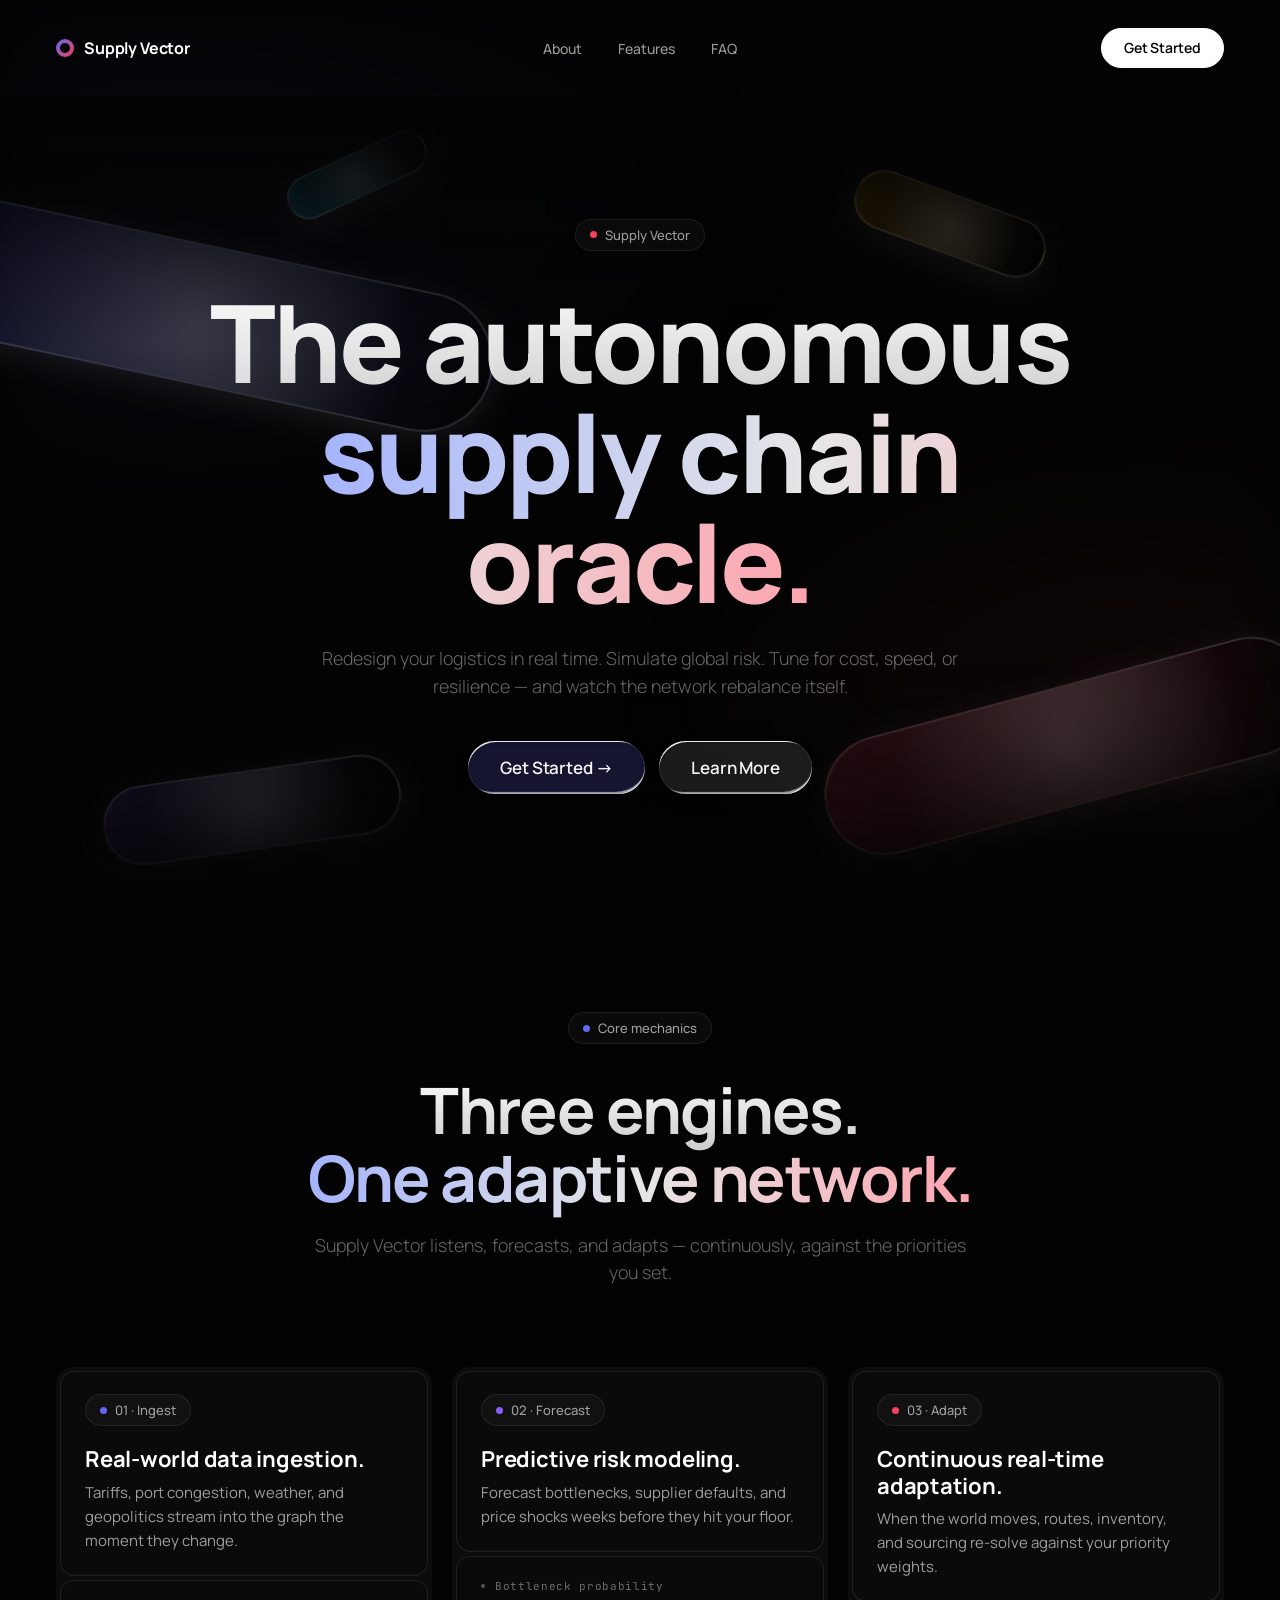
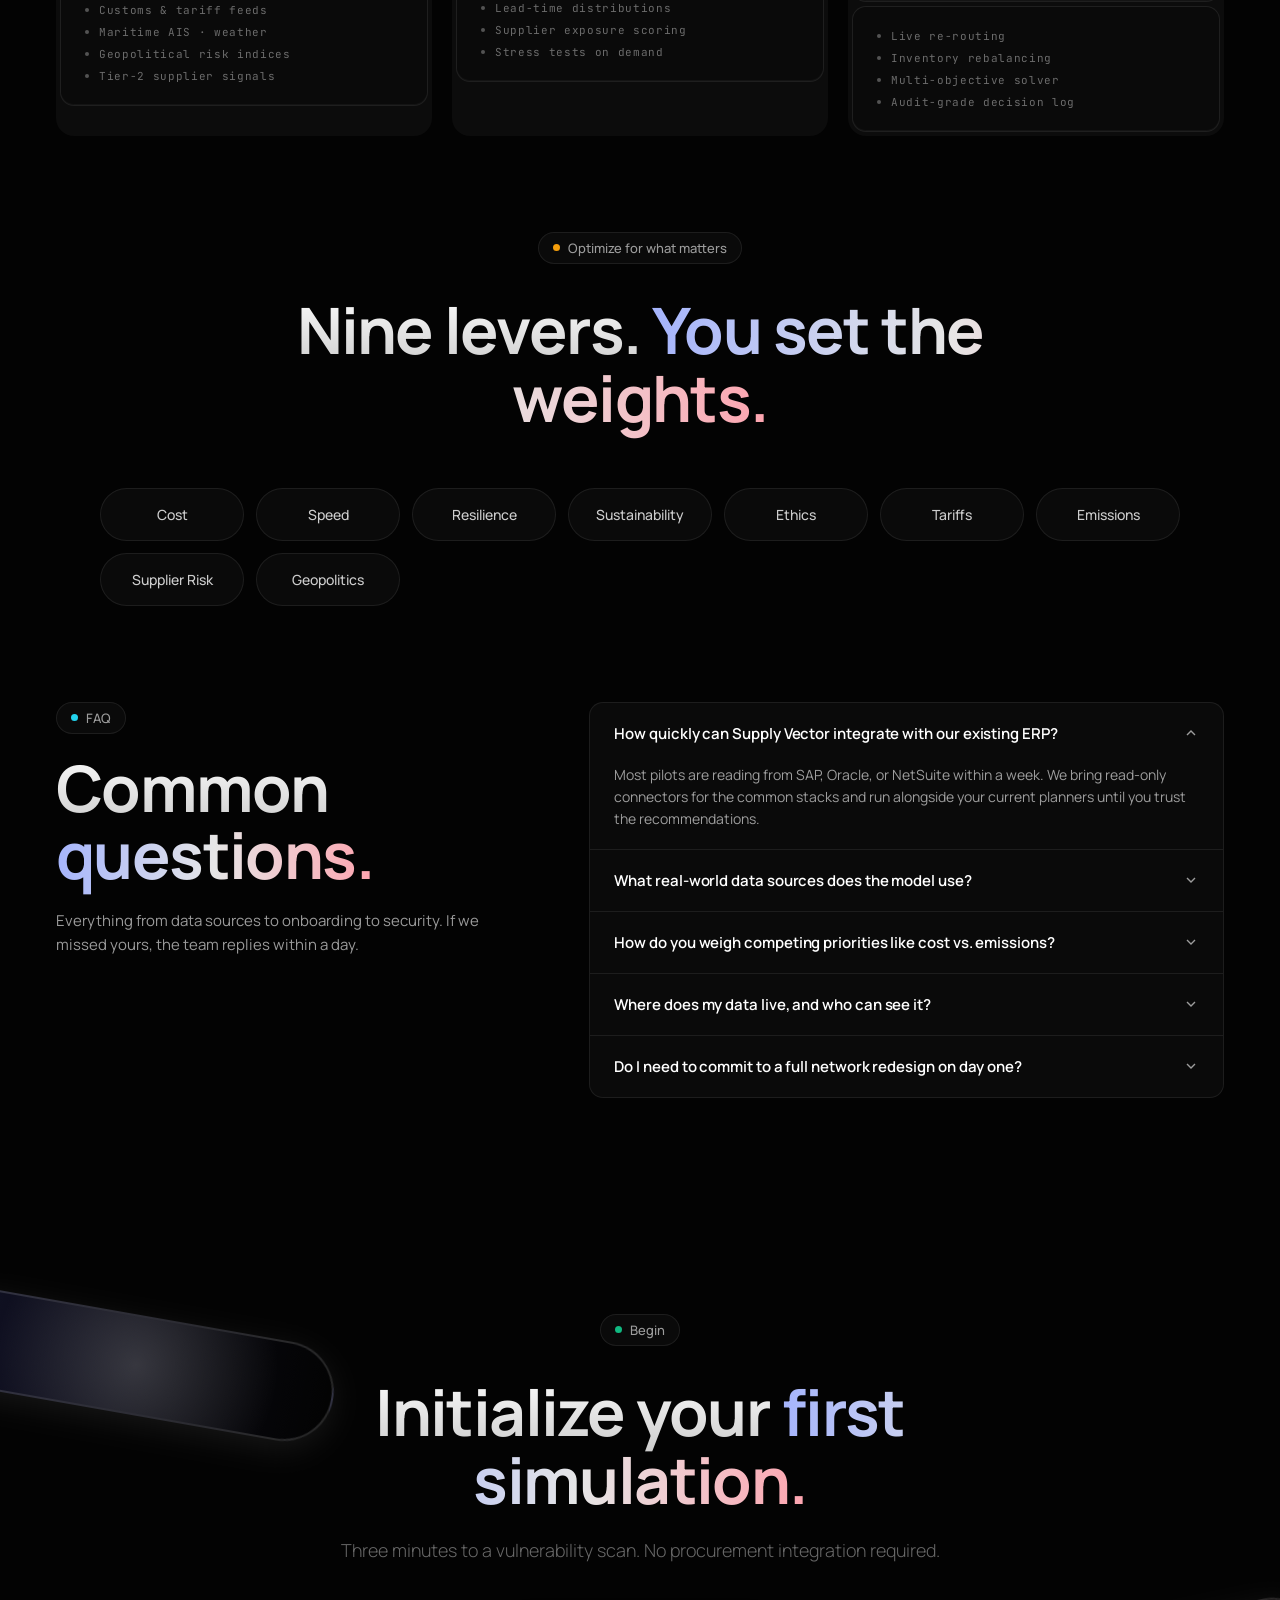
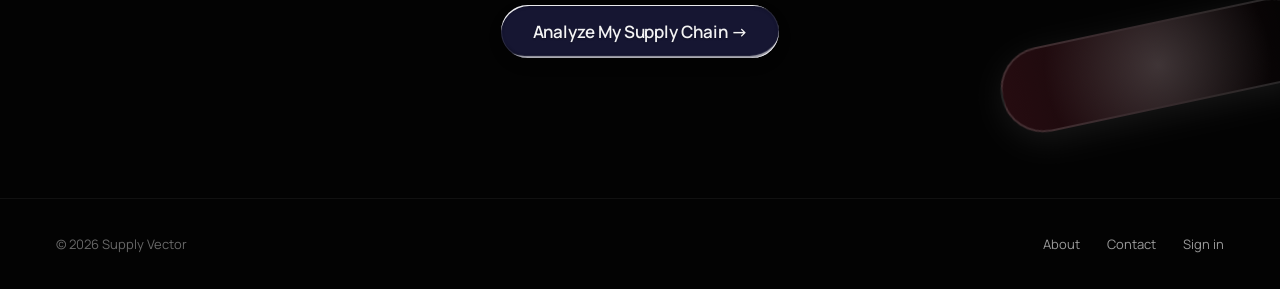
<file: index.html>
<!doctype html>
<html lang="en">
<head>
<meta charset="utf-8" />
<meta name="viewport" content="width=device-width,initial-scale=1" />
<title>Supply Vector — Autonomous Supply Chain Intelligence</title>
<link rel="stylesheet" href="oracle.css" />
<script src="app.js" defer></script>
</head>
<body>

<div class="ambient"></div>

<div class="shell">

  <!-- Header -->
  <header class="header" data-screen-label="01 Landing — Header">
    <a class="logo" href="index.html">
      <span class="logo-mark"></span>
      Supply Vector
    </a>
    <nav class="nav">
      <a href="about.html">About</a>
      <a href="#features">Features</a>
      <a href="#faq">FAQ</a>
    </nav>
    <div class="header-cta" data-header-cta>
      <a class="btn btn-primary" href="signup.html">Get Started</a>
    </div>
  </header>

  <!-- HERO -->
  <section class="hero" data-screen-label="01 Landing — Hero" style="position: relative; min-height: calc(100vh - 80px); display: flex; align-items: center; justify-content: center; overflow: hidden; padding: 80px 24px;">

    <div class="shapes" aria-hidden="true">
      <div class="shape" style="--w: 600px; --h: 140px; --delay: 0.3s; --rotate: 12deg; top: 18%; left: -8%;">
        <div class="shape-float"><div class="shape-pill" style="--grad: rgba(99,102,241,0.18);"></div></div>
      </div>
      <div class="shape" style="--w: 500px; --h: 120px; --delay: 0.5s; --rotate: -15deg; top: 72%; right: -3%;">
        <div class="shape-float"><div class="shape-pill" style="--grad: rgba(244,63,94,0.18);"></div></div>
      </div>
      <div class="shape" style="--w: 300px; --h: 80px; --delay: 0.4s; --rotate: -8deg; bottom: 8%; left: 8%;">
        <div class="shape-float"><div class="shape-pill" style="--grad: rgba(139,92,246,0.18);"></div></div>
      </div>
      <div class="shape" style="--w: 200px; --h: 60px; --delay: 0.6s; --rotate: 20deg; top: 12%; right: 18%;">
        <div class="shape-float"><div class="shape-pill" style="--grad: rgba(245,158,11,0.18);"></div></div>
      </div>
      <div class="shape" style="--w: 150px; --h: 44px; --delay: 0.7s; --rotate: -25deg; top: 7%; left: 22%;">
        <div class="shape-float"><div class="shape-pill" style="--grad: rgba(34,211,238,0.18);"></div></div>
      </div>
    </div>

    <div class="edge-fade"></div>

    <div style="position: relative; z-index: 5; max-width: 920px; margin: 0 auto; text-align: center;">

      <div class="fade-up" style="--d: 0s; margin-bottom: 36px;">
        <span class="badge">
          <span class="badge-dot"></span>
          <span>Supply Vector</span>
        </span>
      </div>

      <h1 class="h1 fade-up" style="--d: 0.2s; margin-bottom: 28px;">
        <span class="solid-text">The autonomous</span><br/>
        <span class="grad-text">supply chain oracle.</span>
      </h1>

      <p class="lede fade-up" style="--d: 0.4s; margin: 0 auto 40px;">
        Redesign your logistics in real time. Simulate global risk. Tune for cost, speed, or resilience — and watch the network rebalance itself.
      </p>

      <div class="fade-up" style="--d: 0.6s; display: flex; gap: 14px; justify-content: center; flex-wrap: wrap;">
        <a class="glass-btn glass-btn-lg glass-btn-accent" href="signup.html">
          <span class="glass-btn-lens"></span>
          <span class="glass-btn-text">Get Started →</span>
        </a>
        <a class="glass-btn glass-btn-lg" href="about.html">
          <span class="glass-btn-lens"></span>
          <span class="glass-btn-text">Learn More</span>
        </a>
      </div>

    </div>
  </section>

  <!-- Feature Grid using Frame -->
  <section class="section" id="features" data-screen-label="01 Landing — Features">
    <div class="container">

      <div style="text-align: center; max-width: 720px; margin: 0 auto 80px;">
        <span class="badge" style="margin-bottom: 24px;">
          <span class="badge-dot indigo"></span>
          <span>Core mechanics</span>
        </span>
        <h2 class="h2" style="margin: 8px 0 20px;">
          <span class="solid-text">Three engines.</span><br/>
          <span class="grad-text">One adaptive network.</span>
        </h2>
        <p class="lede" style="margin: 0 auto;">
          Supply Vector listens, forecasts, and adapts — continuously, against the priorities you set.
        </p>
      </div>

      <div style="display: grid; grid-template-columns: repeat(3, 1fr); gap: 20px;" id="feature-grid">

        <div class="frame">
          <div class="frame-panel">
            <span class="badge" style="margin-bottom: 20px;">
              <span class="badge-dot indigo"></span>
              <span>01 · Ingest</span>
            </span>
            <h3 class="h3" style="margin-bottom: 8px;">Real-world data ingestion.</h3>
            <p class="body">Tariffs, port congestion, weather, and geopolitics stream into the graph the moment they change.</p>
          </div>
          <div class="frame-panel">
            <ul class="feature-list">
              <li>Customs &amp; tariff feeds</li>
              <li>Maritime AIS · weather</li>
              <li>Geopolitical risk indices</li>
              <li>Tier-2 supplier signals</li>
            </ul>
          </div>
        </div>

        <div class="frame">
          <div class="frame-panel">
            <span class="badge" style="margin-bottom: 20px;">
              <span class="badge-dot violet"></span>
              <span>02 · Forecast</span>
            </span>
            <h3 class="h3" style="margin-bottom: 8px;">Predictive risk modeling.</h3>
            <p class="body">Forecast bottlenecks, supplier defaults, and price shocks weeks before they hit your floor.</p>
          </div>
          <div class="frame-panel">
            <ul class="feature-list">
              <li>Bottleneck probability</li>
              <li>Lead-time distributions</li>
              <li>Supplier exposure scoring</li>
              <li>Stress tests on demand</li>
            </ul>
          </div>
        </div>

        <div class="frame">
          <div class="frame-panel">
            <span class="badge" style="margin-bottom: 20px;">
              <span class="badge-dot"></span>
              <span>03 · Adapt</span>
            </span>
            <h3 class="h3" style="margin-bottom: 8px;">Continuous real-time adaptation.</h3>
            <p class="body">When the world moves, routes, inventory, and sourcing re-solve against your priority weights.</p>
          </div>
          <div class="frame-panel">
            <ul class="feature-list">
              <li>Live re-routing</li>
              <li>Inventory rebalancing</li>
              <li>Multi-objective solver</li>
              <li>Audit-grade decision log</li>
            </ul>
          </div>
        </div>

      </div>
    </div>
  </section>

  <!-- Priorities strip -->
  <section class="section" data-screen-label="01 Landing — Priorities">
    <div class="container" style="text-align: center;">
      <span class="badge" style="margin-bottom: 24px;">
        <span class="badge-dot amber"></span>
        <span>Optimize for what matters</span>
      </span>
      <h2 class="h2" style="margin: 8px auto 56px; max-width: 22ch;">
        <span class="solid-text">Nine levers.</span>
        <span class="grad-text">You set the weights.</span>
      </h2>

      <div class="prio-grid">
        <div class="prio-chip">Cost</div>
        <div class="prio-chip">Speed</div>
        <div class="prio-chip">Resilience</div>
        <div class="prio-chip">Sustainability</div>
        <div class="prio-chip">Ethics</div>
        <div class="prio-chip">Tariffs</div>
        <div class="prio-chip">Emissions</div>
        <div class="prio-chip">Supplier Risk</div>
        <div class="prio-chip">Geopolitics</div>
      </div>
    </div>
  </section>

  <!-- FAQ Accordion -->
  <section class="section" id="faq" data-screen-label="01 Landing — FAQ">
    <div class="container">

      <div style="display: grid; grid-template-columns: 1fr 1.4fr; gap: 80px; align-items: start;" id="faq-grid">

        <div>
          <span class="badge" style="margin-bottom: 20px;">
            <span class="badge-dot cyan"></span>
            <span>FAQ</span>
          </span>
          <h2 class="h2" style="margin-bottom: 20px;">
            <span class="solid-text">Common</span>
            <span class="grad-text">questions.</span>
          </h2>
          <p class="body">Everything from data sources to onboarding to security. If we missed yours, the team replies within a day.</p>
        </div>

        <div class="accordion">
          <details class="accordion-item" open>
            <summary>
              <span>How quickly can Supply Vector integrate with our existing ERP?</span>
              <svg class="chev" viewBox="0 0 24 24" fill="none" stroke="currentColor" stroke-width="2"><polyline points="6 9 12 15 18 9"/></svg>
            </summary>
            <div class="accordion-content">
              Most pilots are reading from SAP, Oracle, or NetSuite within a week. We bring read-only connectors for the common stacks and run alongside your current planners until you trust the recommendations.
            </div>
          </details>

          <details class="accordion-item">
            <summary>
              <span>What real-world data sources does the model use?</span>
              <svg class="chev" viewBox="0 0 24 24" fill="none" stroke="currentColor" stroke-width="2"><polyline points="6 9 12 15 18 9"/></svg>
            </summary>
            <div class="accordion-content">
              Customs and tariff schedules, NOAA and ECMWF weather, maritime AIS feeds, port congestion indices, geopolitical risk scores, plus the public-record health of every supplier and Tier-2 in your graph.
            </div>
          </details>

          <details class="accordion-item">
            <summary>
              <span>How do you weigh competing priorities like cost vs. emissions?</span>
              <svg class="chev" viewBox="0 0 24 24" fill="none" stroke="currentColor" stroke-width="2"><polyline points="6 9 12 15 18 9"/></svg>
            </summary>
            <div class="accordion-content">
              You set the weights — nine levers covering cost, speed, resilience, sustainability, ethics, tariffs, emissions, supplier risk, and geopolitics. The solver is multi-objective, so trade-offs are explicit rather than hidden in a black box.
            </div>
          </details>

          <details class="accordion-item">
            <summary>
              <span>Where does my data live, and who can see it?</span>
              <svg class="chev" viewBox="0 0 24 24" fill="none" stroke="currentColor" stroke-width="2"><polyline points="6 9 12 15 18 9"/></svg>
            </summary>
            <div class="accordion-content">
              SOC 2 Type II controls, optional single-tenant deployment in your cloud, and zero training on customer data. Every recommendation carries an audit-grade decision log so your finance and compliance teams can trace any change.
            </div>
          </details>

          <details class="accordion-item">
            <summary>
              <span>Do I need to commit to a full network redesign on day one?</span>
              <svg class="chev" viewBox="0 0 24 24" fill="none" stroke="currentColor" stroke-width="2"><polyline points="6 9 12 15 18 9"/></svg>
            </summary>
            <div class="accordion-content">
              No. Most teams start with a single lane or product family, validate the recommendations against historical disruptions, and expand only when the model has earned trust.
            </div>
          </details>
        </div>

      </div>
    </div>
  </section>

  <!-- Closing CTA -->
  <section class="section closing" data-screen-label="01 Landing — Closing" style="position: relative; padding-top: 120px; padding-bottom: 140px; overflow: hidden;">

    <div class="shapes" aria-hidden="true">
      <div class="shape" style="--w: 400px; --h: 100px; --delay: 0s; --rotate: 10deg; top: 20%; left: -5%;">
        <div class="shape-float"><div class="shape-pill" style="--grad: rgba(99,102,241,0.14);"></div></div>
      </div>
      <div class="shape" style="--w: 320px; --h: 86px; --delay: 0.2s; --rotate: -12deg; bottom: 15%; right: -3%;">
        <div class="shape-float"><div class="shape-pill" style="--grad: rgba(244,63,94,0.14);"></div></div>
      </div>
    </div>

    <div class="container" style="position: relative; z-index: 4; text-align: center;">
      <span class="badge" style="margin-bottom: 24px;">
        <span class="badge-dot emerald"></span>
        <span>Begin</span>
      </span>
      <h2 class="h2" style="margin: 8px auto 24px; max-width: 18ch;">
        <span class="solid-text">Initialize your</span>
        <span class="grad-text">first simulation.</span>
      </h2>
      <p class="lede" style="margin: 0 auto 40px;">Three minutes to a vulnerability scan. No procurement integration required.</p>
      <a class="glass-btn glass-btn-lg glass-btn-accent" href="signup.html">
        <span class="glass-btn-lens"></span>
        <span class="glass-btn-text">Analyze My Supply Chain →</span>
      </a>
    </div>
  </section>

  <!-- Footer -->
  <footer class="footer">
    <div>© 2026 Supply Vector</div>
    <div>
      <a href="about.html">About</a>
      <a href="about.html#contact">Contact</a>
      <a href="signup.html">Sign in</a>
    </div>
  </footer>
</div>

<style>
  .feature-list {
    list-style: none;
    padding: 0;
    margin: 0;
    display: flex;
    flex-direction: column;
    gap: 8px;
    font-family: var(--mono);
    font-size: 11px;
    letter-spacing: 0.06em;
    color: var(--ink-40);
  }
  .feature-list li {
    display: flex;
    align-items: center;
    gap: 10px;
  }
  .feature-list li::before {
    content: '';
    width: 4px;
    height: 4px;
    border-radius: 9999px;
    background: var(--ink-30);
  }

  .prio-grid {
    display: grid;
    grid-template-columns: repeat(auto-fit, minmax(140px, 1fr));
    gap: 12px;
    max-width: 1080px;
    margin: 0 auto;
  }
  .prio-chip {
    padding: 16px 18px;
    border-radius: 9999px;
    border: 1px solid var(--surface-08);
    background: var(--surface-03);
    font-size: 14px;
    font-weight: 500;
    color: var(--ink-80);
  }

  .fade-up {
    opacity: 0;
    transform: translateY(30px);
    animation: fade-up 1s cubic-bezier(0.25, 0.4, 0.25, 1) var(--d, 0s) forwards;
  }
  @keyframes fade-up { to { opacity: 1; transform: translateY(0); } }

  @media (max-width: 880px) {
    #feature-grid { grid-template-columns: 1fr !important; }
    #faq-grid { grid-template-columns: 1fr !important; gap: 32px !important; }
  }
</style>

</body>
</html>
</file>
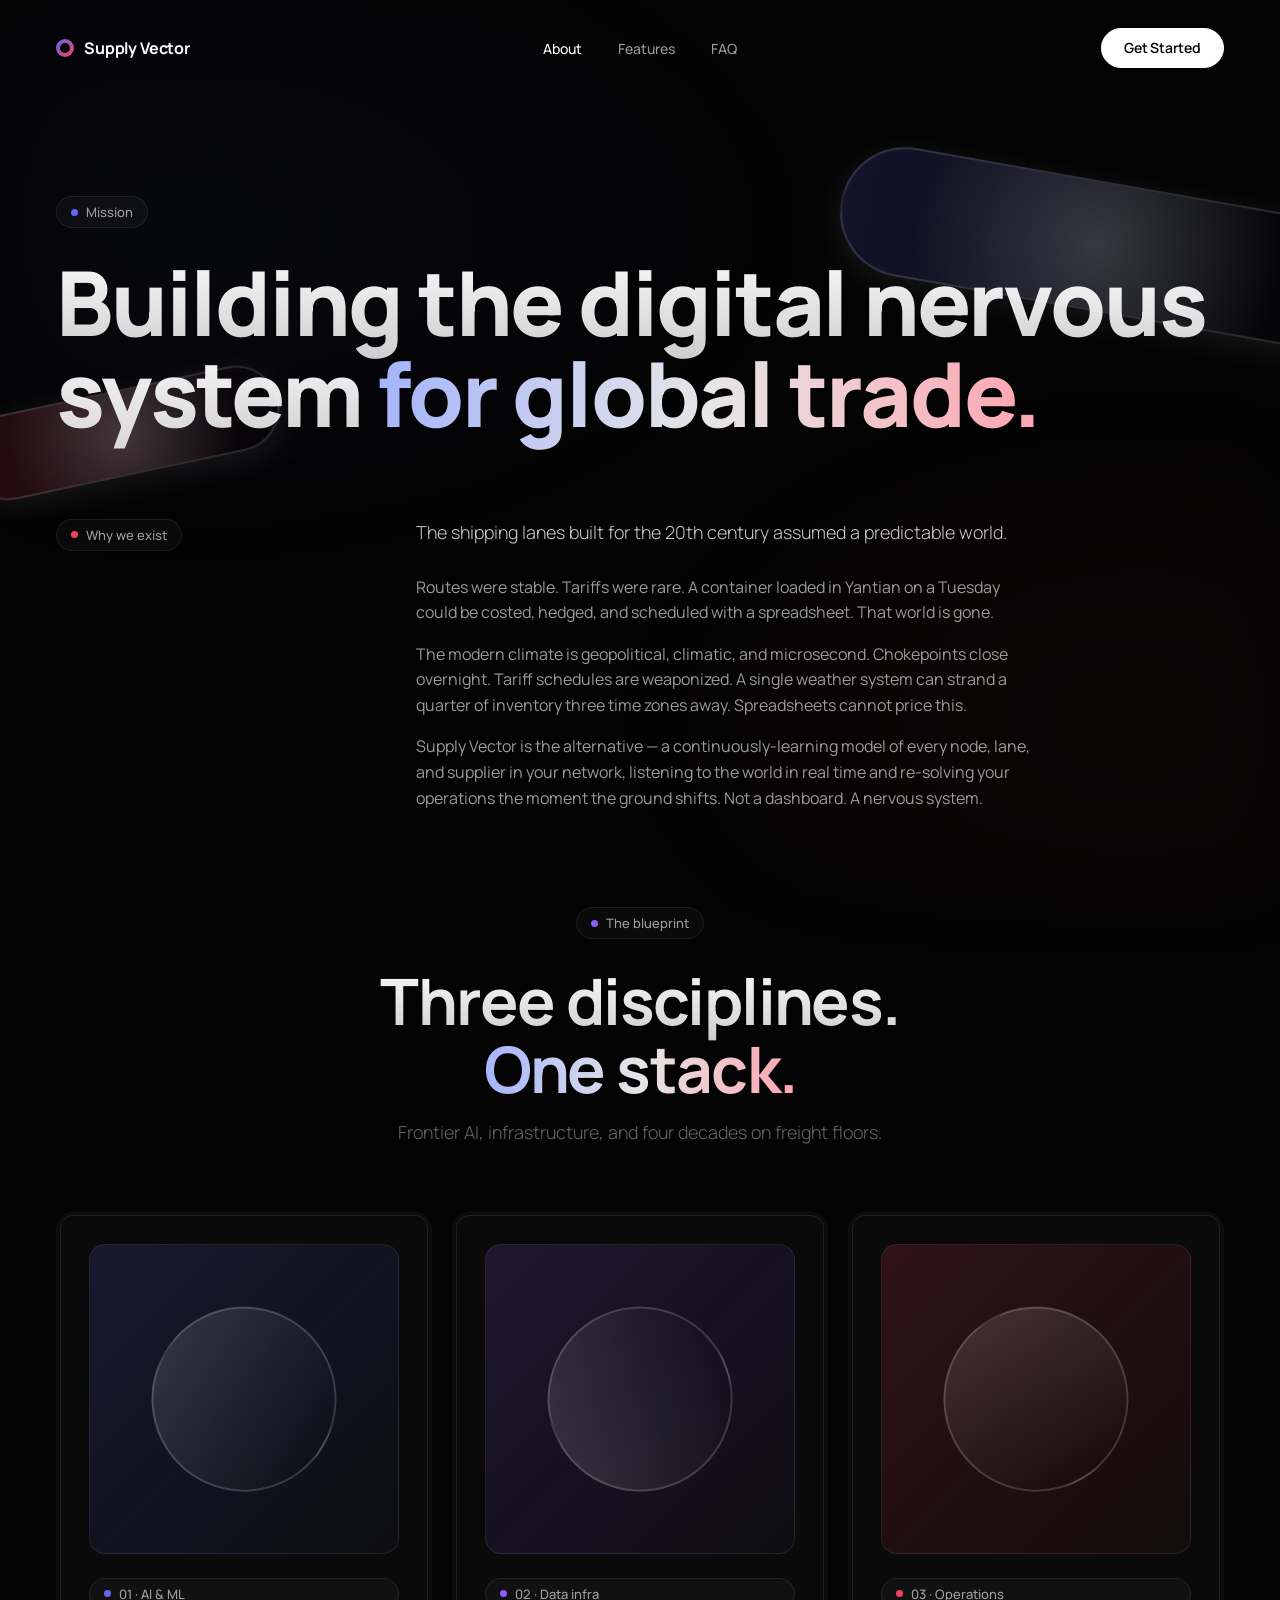
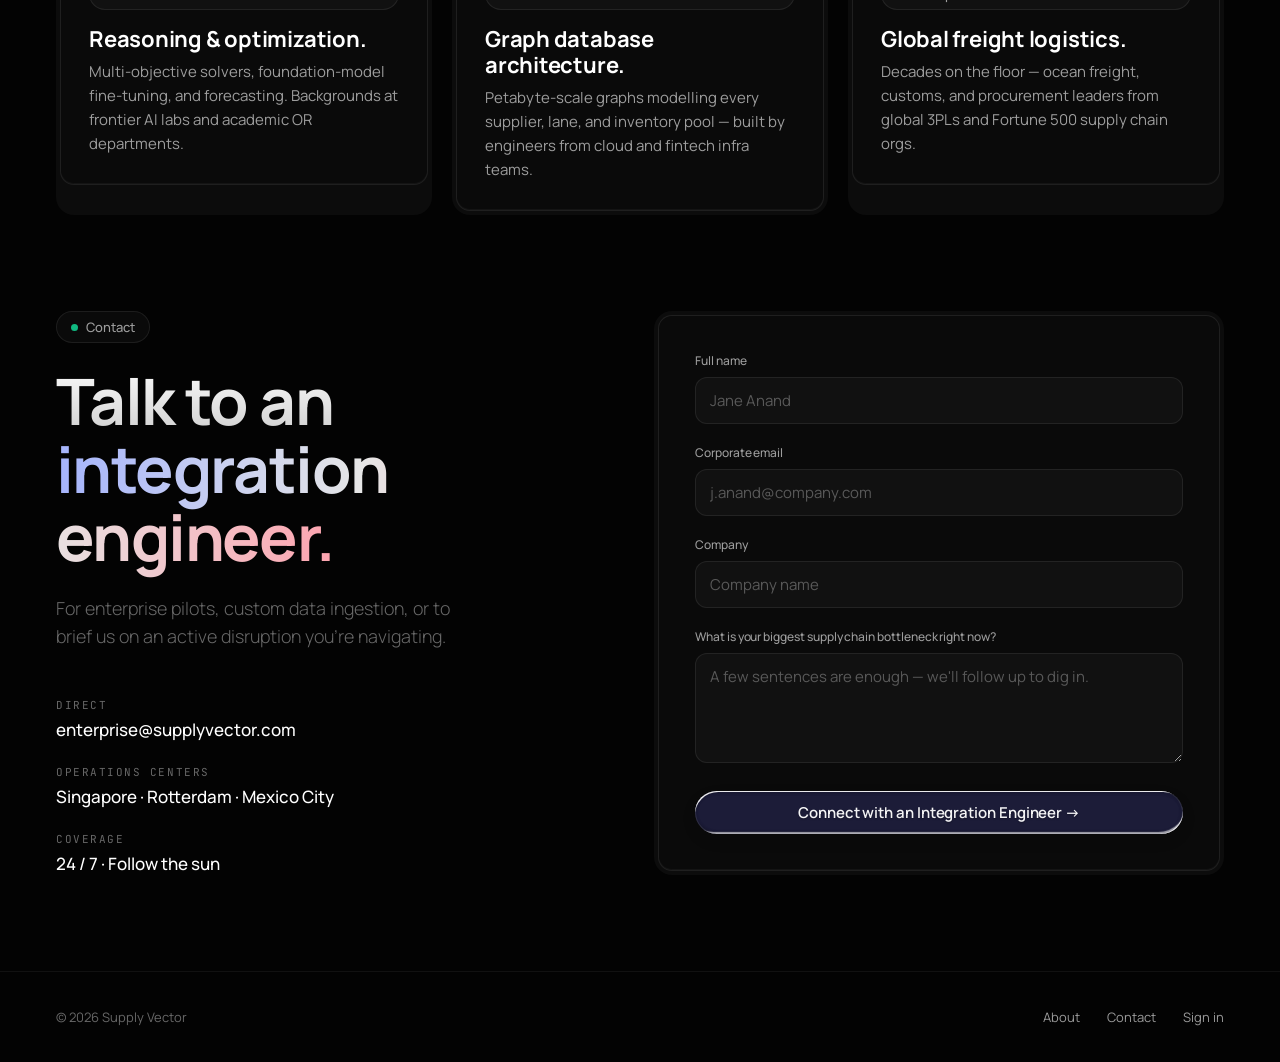
<file: about.html>
<!doctype html>
<html lang="en">
<head>
<meta charset="utf-8" />
<meta name="viewport" content="width=device-width,initial-scale=1" />
<title>About + Contact — Supply Vector</title>
<link rel="stylesheet" href="oracle.css" />
<script src="app.js" defer></script>
</head>
<body>

<div class="ambient"></div>

<div class="shell">

  <header class="header">
    <a class="logo" href="index.html">
      <span class="logo-mark"></span>
      Supply Vector
    </a>
    <nav class="nav">
      <a href="about.html" class="active">About</a>
      <a href="index.html#features">Features</a>
      <a href="index.html#faq">FAQ</a>
    </nav>
    <div class="header-cta" data-header-cta>
      <a class="btn btn-primary" href="signup.html">Get Started</a>
    </div>
  </header>

  <!-- Mission with floating shapes -->
  <section class="section" style="padding-top: 100px; padding-bottom: 80px; position: relative; overflow: hidden;" data-screen-label="04 About — Mission">

    <div class="shapes" aria-hidden="true">
      <div class="shape" style="--w: 520px; --h: 130px; --delay: 0.3s; --rotate: 10deg; top: 20%; right: -6%;">
        <div class="shape-float"><div class="shape-pill" style="--grad: rgba(99,102,241,0.16);"></div></div>
      </div>
      <div class="shape" style="--w: 320px; --h: 86px; --delay: 0.5s; --rotate: -12deg; bottom: 10%; left: -3%;">
        <div class="shape-float"><div class="shape-pill" style="--grad: rgba(244,63,94,0.16);"></div></div>
      </div>
    </div>

    <div class="container" style="position: relative; z-index: 4;">
      <span class="badge" style="margin-bottom: 28px;">
        <span class="badge-dot indigo"></span>
        <span>Mission</span>
      </span>
      <h1 class="h1" style="max-width: 20ch; font-size: clamp(44px, 7vw, 96px);">
        <span class="solid-text">Building the digital nervous system</span>
        <span class="grad-text">for global trade.</span>
      </h1>
    </div>
  </section>

  <!-- Narrative -->
  <section class="section" data-screen-label="04 About — Narrative">
    <div class="container">
      <div class="two-col">
        <div>
          <span class="badge">
            <span class="badge-dot"></span>
            <span>Why we exist</span>
          </span>
        </div>
        <div style="max-width: 62ch;">
          <p class="lede" style="margin-bottom: 28px; color: var(--ink-80);">
            The shipping lanes built for the 20th century assumed a predictable world.
          </p>
          <p class="body" style="font-size: 16px;">
            Routes were stable. Tariffs were rare. A container loaded in Yantian on a Tuesday could be costed, hedged, and scheduled with a spreadsheet. That world is gone.
          </p>
          <p class="body" style="font-size: 16px; margin-top: 16px;">
            The modern climate is geopolitical, climatic, and microsecond. Chokepoints close overnight. Tariff schedules are weaponized. A single weather system can strand a quarter of inventory three time zones away. Spreadsheets cannot price this.
          </p>
          <p class="body" style="font-size: 16px; margin-top: 16px;">
            Supply Vector is the alternative — a continuously-learning model of every node, lane, and supplier in your network, listening to the world in real time and re-solving your operations the moment the ground shifts. Not a dashboard. A nervous system.
          </p>
        </div>
      </div>
    </div>
  </section>

  <!-- Team -->
  <section class="section" data-screen-label="04 About — Team">
    <div class="container">
      <div style="text-align: center; max-width: 720px; margin: 0 auto 64px;">
        <span class="badge" style="margin-bottom: 20px;">
          <span class="badge-dot violet"></span>
          <span>The blueprint</span>
        </span>
        <h2 class="h2" style="margin: 8px 0 16px;">
          <span class="solid-text">Three disciplines.</span><br/>
          <span class="grad-text">One stack.</span>
        </h2>
        <p class="lede" style="margin: 0 auto;">Frontier AI, infrastructure, and four decades on freight floors.</p>
      </div>

      <div class="team-grid">

        <div class="frame team-card-frame">
          <div class="frame-panel team-card">
            <div class="team-portrait" style="--c1: rgba(99,102,241,0.16); --c2: rgba(99,102,241,0.04);">
              <div class="portrait-glyph"></div>
            </div>
            <span class="badge" style="margin-top: 24px;">
              <span class="badge-dot indigo"></span>
              <span>01 · AI &amp; ML</span>
            </span>
            <h3 class="h3" style="margin-top: 16px;">Reasoning &amp; optimization.</h3>
            <p class="body" style="margin-top: 8px;">Multi-objective solvers, foundation-model fine-tuning, and forecasting. Backgrounds at frontier AI labs and academic OR departments.</p>
          </div>
        </div>

        <div class="frame team-card-frame">
          <div class="frame-panel team-card">
            <div class="team-portrait" style="--c1: rgba(139,92,246,0.16); --c2: rgba(139,92,246,0.04);">
              <div class="portrait-glyph alt"></div>
            </div>
            <span class="badge" style="margin-top: 24px;">
              <span class="badge-dot violet"></span>
              <span>02 · Data infra</span>
            </span>
            <h3 class="h3" style="margin-top: 16px;">Graph database architecture.</h3>
            <p class="body" style="margin-top: 8px;">Petabyte-scale graphs modelling every supplier, lane, and inventory pool — built by engineers from cloud and fintech infra teams.</p>
          </div>
        </div>

        <div class="frame team-card-frame">
          <div class="frame-panel team-card">
            <div class="team-portrait" style="--c1: rgba(244,63,94,0.16); --c2: rgba(244,63,94,0.04);">
              <div class="portrait-glyph alt2"></div>
            </div>
            <span class="badge" style="margin-top: 24px;">
              <span class="badge-dot"></span>
              <span>03 · Operations</span>
            </span>
            <h3 class="h3" style="margin-top: 16px;">Global freight logistics.</h3>
            <p class="body" style="margin-top: 8px;">Decades on the floor — ocean freight, customs, and procurement leaders from global 3PLs and Fortune 500 supply chain orgs.</p>
          </div>
        </div>

      </div>
    </div>
  </section>

  <!-- Contact -->
  <section class="section" id="contact" data-screen-label="04 About — Contact">
    <div class="container">
      <div class="contact-grid">

        <div>
          <span class="badge" style="margin-bottom: 24px;">
            <span class="badge-dot emerald"></span>
            <span>Contact</span>
          </span>
          <h2 class="h2" style="margin-bottom: 24px;">
            <span class="solid-text">Talk to an</span><br/>
            <span class="grad-text">integration engineer.</span>
          </h2>
          <p class="lede" style="max-width: 36ch;">For enterprise pilots, custom data ingestion, or to brief us on an active disruption you're navigating.</p>

          <div style="margin-top: 48px; display: flex; flex-direction: column; gap: 24px;">
            <div>
              <div class="micro" style="margin-bottom: 6px;">Direct</div>
              <div style="font-size: 17px; font-weight: 500;">enterprise@supplyvector.com</div>
            </div>
            <div>
              <div class="micro" style="margin-bottom: 6px;">Operations centers</div>
              <div style="font-size: 17px; font-weight: 500;">Singapore  ·  Rotterdam  ·  Mexico City</div>
            </div>
            <div>
              <div class="micro" style="margin-bottom: 6px;">Coverage</div>
              <div style="font-size: 17px; font-weight: 500;">24 / 7 · Follow the sun</div>
            </div>
          </div>
        </div>

        <div class="frame" style="align-self: start;">
          <form class="frame-panel" onsubmit="event.preventDefault(); document.getElementById('contactOk').style.display='block';" style="padding: 36px; display: flex; flex-direction: column; gap: 20px;">

            <div class="field">
              <label>Full name</label>
              <input type="text" placeholder="Jane Anand" required/>
            </div>

            <div class="field">
              <label>Corporate email</label>
              <input type="email" placeholder="j.anand@company.com" required/>
            </div>

            <div class="field">
              <label>Company</label>
              <input type="text" placeholder="Company name" required/>
            </div>

            <div class="field">
              <label>What is your biggest supply chain bottleneck right now?</label>
              <textarea placeholder="A few sentences are enough — we'll follow up to dig in." required></textarea>
            </div>

            <button class="glass-btn glass-btn-accent" type="submit" style="margin-top: 8px; width: 100%;">
              <span class="glass-btn-lens"></span>
              <span class="glass-btn-text">Connect with an Integration Engineer →</span>
            </button>

            <div id="contactOk" style="display: none; padding: 16px; border-radius: 10px; background: rgba(16,185,129,0.10); border: 1px solid rgba(16,185,129,0.30);">
              <div style="font-weight: 600; color: var(--emerald); margin-bottom: 4px;">Received.</div>
              <div class="body" style="font-size: 13px;">An engineer will reach out within one business day.</div>
            </div>
          </form>
        </div>

      </div>
    </div>
  </section>

  <footer class="footer">
    <div>© 2026 Supply Vector</div>
    <div>
      <a href="about.html">About</a>
      <a href="about.html#contact">Contact</a>
      <a href="signup.html">Sign in</a>
    </div>
  </footer>

</div>

<style>
  .two-col {
    display: grid;
    grid-template-columns: 280px 1fr;
    gap: 80px;
    align-items: start;
  }
  .team-grid {
    display: grid;
    grid-template-columns: repeat(3, 1fr);
    gap: 20px;
  }
  .team-card { padding: 28px; display: flex; flex-direction: column; }
  .team-portrait {
    width: 100%;
    aspect-ratio: 1 / 1;
    background:
      linear-gradient(135deg, var(--c1, rgba(255,255,255,0.08)), var(--c2, transparent));
    border-radius: 16px;
    border: 1px solid var(--surface-08);
    position: relative;
    overflow: hidden;
  }
  .portrait-glyph {
    position: absolute;
    width: 60%;
    height: 60%;
    left: 50%; top: 50%;
    transform: translate(-50%, -50%) rotate(30deg);
    background: linear-gradient(to right, rgba(255,255,255,0.12), transparent);
    border: 2px solid rgba(255,255,255,0.16);
    border-radius: 9999px;
  }
  .portrait-glyph.alt { transform: translate(-50%, -50%) rotate(-20deg); }
  .portrait-glyph.alt2 { transform: translate(-50%, -50%) rotate(60deg); }

  .contact-grid {
    display: grid;
    grid-template-columns: 1fr 1.1fr;
    gap: 80px;
  }

  @media (max-width: 880px) {
    .two-col { grid-template-columns: 1fr; gap: 32px; }
    .team-grid { grid-template-columns: 1fr; }
    .contact-grid { grid-template-columns: 1fr; gap: 48px; }
  }
</style>

</body>
</html>
</file>
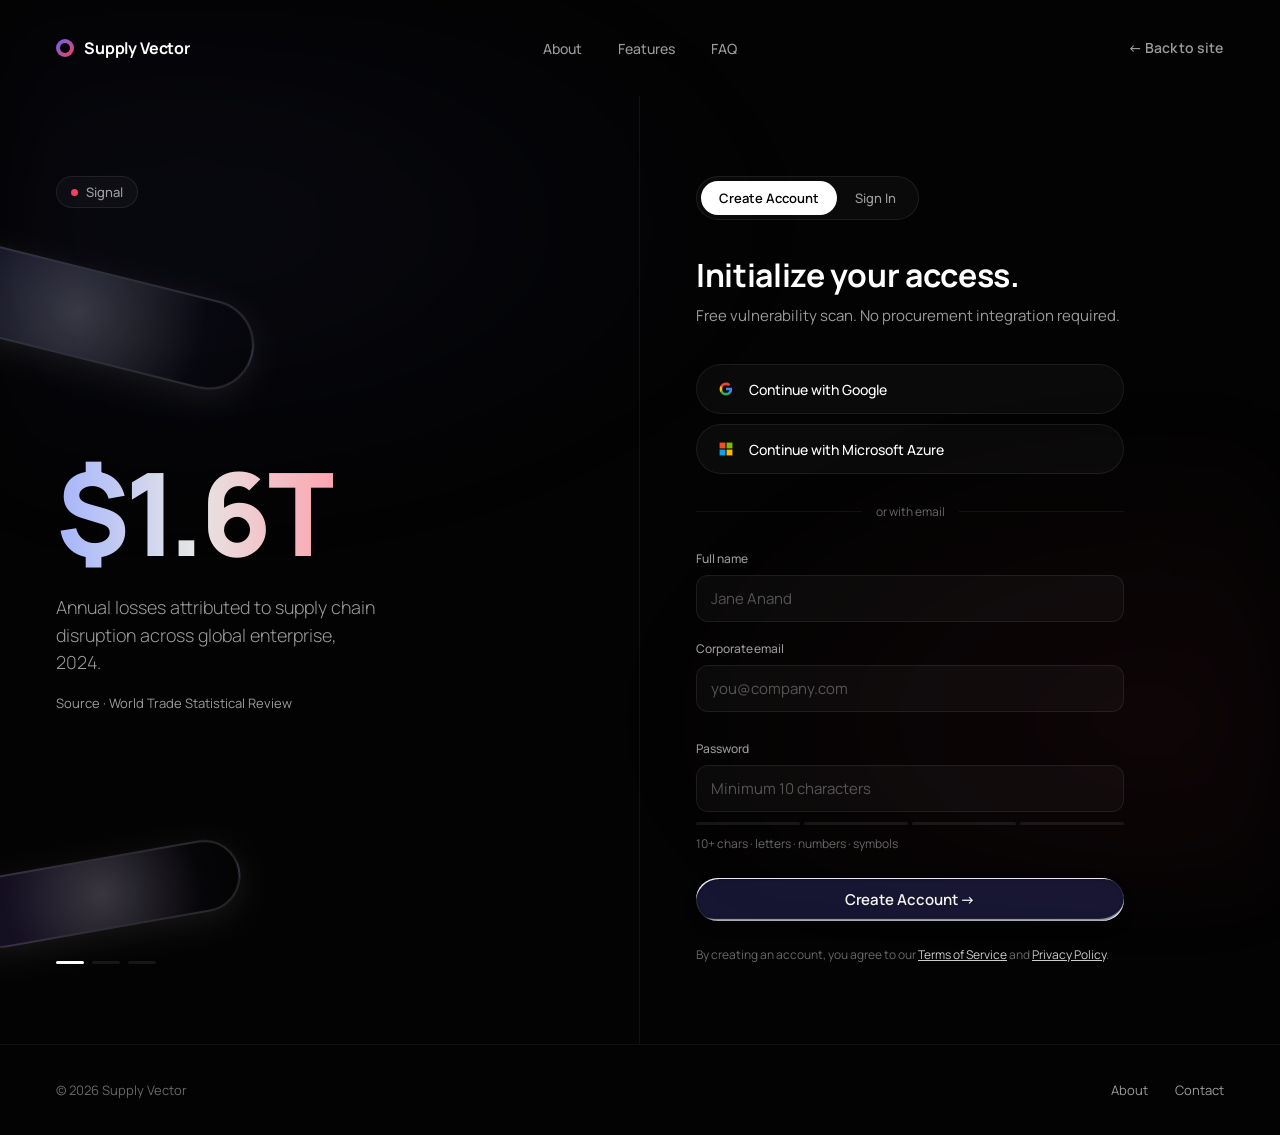
<file: signup.html>
<!doctype html>
<html lang="en">
<head>
<meta charset="utf-8" />
<meta name="viewport" content="width=device-width,initial-scale=1" />
<title>Access — Supply Vector</title>
<link rel="stylesheet" href="oracle.css" />
<script src="app.js" defer></script>
</head>
<body>

<div class="ambient"></div>

<div class="shell">

  <header class="header">
    <a class="logo" href="index.html">
      <span class="logo-mark"></span>
      Supply Vector
    </a>
    <nav class="nav">
      <a href="about.html">About</a>
      <a href="index.html#features">Features</a>
      <a href="index.html#faq">FAQ</a>
    </nav>
    <div class="header-cta" data-header-cta>
      <a class="btn btn-ghost" href="index.html">← Back to site</a>
    </div>
  </header>

  <section style="position: relative; z-index: 4;" data-screen-label="03 Access — Split">

    <!-- ambient floating shapes on left side -->
    <div class="shapes auth-shapes" aria-hidden="true">
      <div class="shape" style="--w: 360px; --h: 90px; --delay: 0.3s; --rotate: 14deg; top: 18%; left: -8%;">
        <div class="shape-float"><div class="shape-pill" style="--grad: rgba(99,102,241,0.14);"></div></div>
      </div>
      <div class="shape" style="--w: 280px; --h: 72px; --delay: 0.5s; --rotate: -10deg; bottom: 12%; left: -3%;">
        <div class="shape-float"><div class="shape-pill" style="--grad: rgba(139,92,246,0.14);"></div></div>
      </div>
    </div>

    <div class="auth-grid">

      <!-- Left: rotating signal -->
      <div class="auth-left">
        <div style="display: flex; flex-direction: column; height: 100%; padding: 80px 56px; border-right: 1px solid var(--line); position: relative; z-index: 5;">

          <span class="badge" style="align-self: flex-start;">
            <span class="badge-dot"></span>
            <span>Signal</span>
          </span>

          <div style="flex: 1; display: flex; align-items: center; padding: 60px 0;">
            <div id="rotator" style="max-width: 32ch;">

              <div class="rot-slide" data-active="true">
                <div class="stat-big">
                  <span class="grad-text">$1.6T</span>
                </div>
                <p class="lede" style="margin-top: 24px; color: var(--ink-60);">Annual losses attributed to supply chain disruption across global enterprise, 2024.</p>
                <div class="body" style="font-size: 13px; margin-top: 16px;">Source · World Trade Statistical Review</div>
              </div>

              <div class="rot-slide">
                <div class="stat-big">
                  <span class="grad-text">3.4×</span>
                </div>
                <p class="lede" style="margin-top: 24px; color: var(--ink-60);">Increase in geopolitical chokepoint incidents affecting global shipping lanes since 2019.</p>
                <div class="body" style="font-size: 13px; margin-top: 16px;">Source · UNCTAD Maritime Report</div>
              </div>

              <div class="rot-slide">
                <p class="lede" style="font-size: 24px; font-weight: 500; color: var(--ink);">
                  “Supply Vector rerouted forty-two SKUs the morning Bab el-Mandeb closed. Our shelves never moved.”
                </p>
                <div class="body" style="font-size: 13px; margin-top: 20px;">VP Operations · Mid-cap Apparel</div>
              </div>

            </div>
          </div>

          <div style="display: flex; gap: 8px;">
            <button class="rot-dot" data-i="0" aria-label="Slide 1"></button>
            <button class="rot-dot" data-i="1" aria-label="Slide 2"></button>
            <button class="rot-dot" data-i="2" aria-label="Slide 3"></button>
          </div>
        </div>
      </div>

      <!-- Right: form -->
      <div class="auth-right">
        <div style="display: flex; flex-direction: column; padding: 80px 56px; max-width: 540px;">

          <div class="seg">
            <button class="seg-btn active" data-mode="signup">Create Account</button>
            <button class="seg-btn" data-mode="signin">Sign In</button>
          </div>

          <h2 class="h3" style="font-size: 32px; margin-top: 36px;" id="formTitle">Initialize your access.</h2>
          <p class="body" style="margin-top: 10px;" id="formSub">Free vulnerability scan. No procurement integration required.</p>

          <!-- One-click -->
          <div style="margin-top: 36px; display: flex; flex-direction: column; gap: 10px;">
            <button class="oauth">
              <span class="oauth-mark">
                <svg width="14" height="14" viewBox="0 0 24 24" fill="none">
                  <path d="M22.56 12.25c0-.78-.07-1.53-.2-2.25H12v4.26h5.92c-.26 1.37-1.04 2.53-2.21 3.31v2.77h3.57c2.08-1.92 3.28-4.74 3.28-8.09z" fill="#4285F4"/>
                  <path d="M12 23c2.97 0 5.46-.98 7.28-2.66l-3.57-2.77c-.98.66-2.23 1.06-3.71 1.06-2.86 0-5.29-1.93-6.16-4.53H2.18v2.84C3.99 20.53 7.7 23 12 23z" fill="#34A853"/>
                  <path d="M5.84 14.09c-.22-.66-.35-1.36-.35-2.09s.13-1.43.35-2.09V7.07H2.18C1.43 8.55 1 10.22 1 12s.43 3.45 1.18 4.93l2.85-2.22.81-.62z" fill="#FBBC05"/>
                  <path d="M12 5.38c1.62 0 3.06.56 4.21 1.64l3.15-3.15C17.45 2.09 14.97 1 12 1 7.7 1 3.99 3.47 2.18 7.07l3.66 2.84c.87-2.6 3.3-4.53 6.16-4.53z" fill="#EA4335"/>
                </svg>
              </span>
              <span>Continue with Google</span>
            </button>
            <button class="oauth">
              <span class="oauth-mark">
                <svg width="14" height="14" viewBox="0 0 24 24">
                  <rect x="1" y="1" width="10" height="10" fill="#F25022"/>
                  <rect x="13" y="1" width="10" height="10" fill="#7FBA00"/>
                  <rect x="1" y="13" width="10" height="10" fill="#00A4EF"/>
                  <rect x="13" y="13" width="10" height="10" fill="#FFB900"/>
                </svg>
              </span>
              <span>Continue with Microsoft Azure</span>
            </button>
          </div>

          <div style="display: flex; align-items: center; gap: 14px; margin: 28px 0;">
            <div style="flex: 1; height: 1px; background: var(--line);"></div>
            <span class="body" style="font-size: 12px; color: var(--ink-40);">or with email</span>
            <div style="flex: 1; height: 1px; background: var(--line);"></div>
          </div>

          <form id="authForm" style="display: flex; flex-direction: column; gap: 18px;">
            <div class="field" id="nameField">
              <label>Full name</label>
              <input type="text" id="name" placeholder="Jane Anand" autocomplete="name"/>
            </div>
            <div class="field">
              <label>Corporate email</label>
              <input type="email" id="email" placeholder="you@company.com" autocomplete="email" required/>
              <div class="hint" id="emailHint"></div>
            </div>
            <div class="field">
              <label>Password</label>
              <input type="password" id="password" placeholder="Minimum 10 characters" autocomplete="new-password" required/>
              <div class="strength">
                <span class="bar"></span>
                <span class="bar"></span>
                <span class="bar"></span>
                <span class="bar"></span>
              </div>
              <div class="hint" id="pwHint">10+ chars · letters · numbers · symbols</div>
            </div>

            <button type="submit" class="glass-btn glass-btn-accent" style="margin-top: 8px; width: 100%;" id="submit">
              <span class="glass-btn-lens"></span>
              <span class="glass-btn-text" id="submitText">Create Account →</span>
            </button>
            <div id="formError" class="hint bad" style="display: none;"></div>
          </form>

          <p class="body" style="font-size: 12px; margin-top: 24px; color: var(--ink-40);">
            By creating an account, you agree to our <a href="#" style="color: var(--ink-80); text-decoration: underline;">Terms of Service</a> and <a href="#" style="color: var(--ink-80); text-decoration: underline;">Privacy Policy</a>.
          </p>

        </div>
      </div>

    </div>
  </section>

  <footer class="footer">
    <div>© 2026 Supply Vector</div>
    <div>
      <a href="about.html">About</a>
      <a href="about.html#contact">Contact</a>
    </div>
  </footer>

</div>

<style>
  .auth-grid {
    display: grid;
    grid-template-columns: 1fr 1fr;
    min-height: calc(100vh - 160px);
  }
  .auth-shapes { position: absolute; inset: 0; pointer-events: none; }

  .stat-big {
    font-family: var(--sans);
    font-weight: 800;
    font-size: clamp(72px, 9vw, 132px);
    line-height: 1;
    letter-spacing: -0.04em;
  }

  .rot-slide { display: none; }
  .rot-slide[data-active="true"] { display: block; }

  .rot-dot {
    width: 28px; height: 3px;
    background: var(--surface-08);
    border: none; padding: 0; cursor: pointer;
    border-radius: 9999px;
  }
  .rot-dot.active { background: var(--ink); }

  /* segmented toggle */
  .seg {
    display: inline-flex;
    border-radius: 9999px;
    background: var(--surface-03);
    border: 1px solid var(--surface-08);
    padding: 4px;
    align-self: flex-start;
  }
  .seg-btn {
    font-family: var(--sans);
    font-size: 13px;
    font-weight: 500;
    padding: 8px 18px;
    background: transparent;
    color: var(--ink-60);
    border: none;
    cursor: pointer;
    border-radius: 9999px;
  }
  .seg-btn.active {
    background: var(--ink);
    color: #030303;
    font-weight: 600;
  }

  /* oauth */
  .oauth {
    display: flex;
    align-items: center;
    gap: 12px;
    padding: 13px 18px;
    background: var(--surface-03);
    border: 1px solid var(--surface-08);
    color: var(--ink);
    font-family: var(--sans);
    font-size: 14px;
    font-weight: 500;
    cursor: pointer;
    border-radius: 9999px;
  }
  .oauth-mark {
    display: inline-flex;
    align-items: center;
    justify-content: center;
    width: 22px; height: 22px;
  }

  /* strength bars */
  .strength { display: flex; gap: 4px; margin-top: 2px; }
  .strength .bar {
    flex: 1; height: 3px;
    background: var(--surface-08);
    border-radius: 9999px;
  }
  .strength .bar.on { background: var(--emerald); }

  @media (max-width: 880px) {
    .auth-grid { grid-template-columns: 1fr; }
    .auth-left > div, .auth-right > div { padding: 48px 24px !important; }
    .auth-left > div { border-right: none !important; border-bottom: 1px solid var(--line); }
  }
</style>

<script>
  const segs = document.querySelectorAll('.seg-btn');
  const submitText = document.getElementById('submitText');
  const formTitle = document.getElementById('formTitle');
  const formSub = document.getElementById('formSub');
  const nameField = document.getElementById('nameField');
  let mode = 'signup';
  segs.forEach(b => b.addEventListener('click', () => {
    segs.forEach(x => x.classList.remove('active'));
    b.classList.add('active');
    mode = b.dataset.mode;
    if (mode === 'signin') {
      submitText.textContent = 'Sign In →';
      formTitle.textContent = 'Welcome back.';
      formSub.textContent = 'Resume your simulations and live monitors.';
      nameField.style.display = 'none';
    } else {
      submitText.textContent = 'Create Account →';
      formTitle.textContent = 'Initialize your access.';
      formSub.textContent = 'Free vulnerability scan. No procurement integration required.';
      nameField.style.display = '';
    }
  }));

  const slides = document.querySelectorAll('.rot-slide');
  const dots = document.querySelectorAll('.rot-dot');
  let idx = 0;
  function go(i) {
    idx = i;
    slides.forEach((s, n) => s.setAttribute('data-active', n === i ? 'true' : 'false'));
    dots.forEach((d, n) => d.classList.toggle('active', n === i));
  }
  dots.forEach(d => d.addEventListener('click', () => go(+d.dataset.i)));
  go(0);
  setInterval(() => go((idx + 1) % slides.length), 6000);

  const email = document.getElementById('email');
  const emailHint = document.getElementById('emailHint');
  const consumer = ['gmail.com', 'yahoo.com', 'outlook.com', 'hotmail.com', 'icloud.com'];
  email.addEventListener('input', () => {
    const v = email.value.trim();
    if (!v) { emailHint.textContent = ''; emailHint.className = 'hint'; return; }
    const ok = /^[^\s@]+@[^\s@]+\.[^\s@]+$/.test(v);
    if (!ok) { emailHint.textContent = '✗ Invalid format'; emailHint.className = 'hint bad'; return; }
    const domain = v.split('@')[1].toLowerCase();
    if (consumer.includes(domain)) {
      emailHint.textContent = 'Corporate email recommended';
      emailHint.className = 'hint';
    } else {
      emailHint.textContent = '✓ Corporate domain verified';
      emailHint.className = 'hint ok';
    }
  });

  const pw = document.getElementById('password');
  const pwHint = document.getElementById('pwHint');
  const bars = document.querySelectorAll('.strength .bar');
  pw.addEventListener('input', () => {
    const v = pw.value;
    let s = 0;
    if (v.length >= 10) s++;
    if (/[A-Z]/.test(v) && /[a-z]/.test(v)) s++;
    if (/\d/.test(v)) s++;
    if (/[^A-Za-z0-9]/.test(v)) s++;
    bars.forEach((b, i) => b.classList.toggle('on', i < s));
    if (!v) { pwHint.textContent = '10+ chars · letters · numbers · symbols'; pwHint.className = 'hint'; }
    else if (s < 3) { pwHint.textContent = 'Strength: weak'; pwHint.className = 'hint bad'; }
    else if (s === 3) { pwHint.textContent = '✓ Strength: good'; pwHint.className = 'hint ok'; }
    else { pwHint.textContent = '✓ Strength: strong'; pwHint.className = 'hint ok'; }
  });

  // ---------- Submit: actually create / sign in ----------
  const form = document.getElementById('authForm');
  const formError = document.getElementById('formError');
  const nameInput = document.getElementById('name');

  function showError(msg) {
    formError.textContent = msg;
    formError.style.display = 'block';
  }
  function clearError() {
    formError.textContent = '';
    formError.style.display = 'none';
  }

  form.addEventListener('submit', (e) => {
    e.preventDefault();
    clearError();
    const emailVal = email.value.trim();
    const pwVal = pw.value;
    const nameVal = (nameInput.value || '').trim();

    if (!/^[^\s@]+@[^\s@]+\.[^\s@]+$/.test(emailVal)) {
      showError('Please enter a valid email address.');
      return;
    }
    if (mode === 'signup' && pwVal.length < 10) {
      showError('Password must be at least 10 characters.');
      return;
    }
    if (mode === 'signin' && pwVal.length < 1) {
      showError('Enter your password.');
      return;
    }

    const SV = window.SupplyVector;
    const finalName = nameVal || (SV && SV.Auth.deriveName(emailVal)) || emailVal.split('@')[0];
    if (SV) {
      SV.Auth.set({ name: finalName, email: emailVal, createdAt: Date.now() });
    } else {
      localStorage.setItem('supplyvector.user', JSON.stringify({ name: finalName, email: emailVal }));
    }

    // Redirect to dashboard — the placeholder for now.
    window.location.href = 'dashboard.html';
  });
</script>
</body>
</html>
</file>
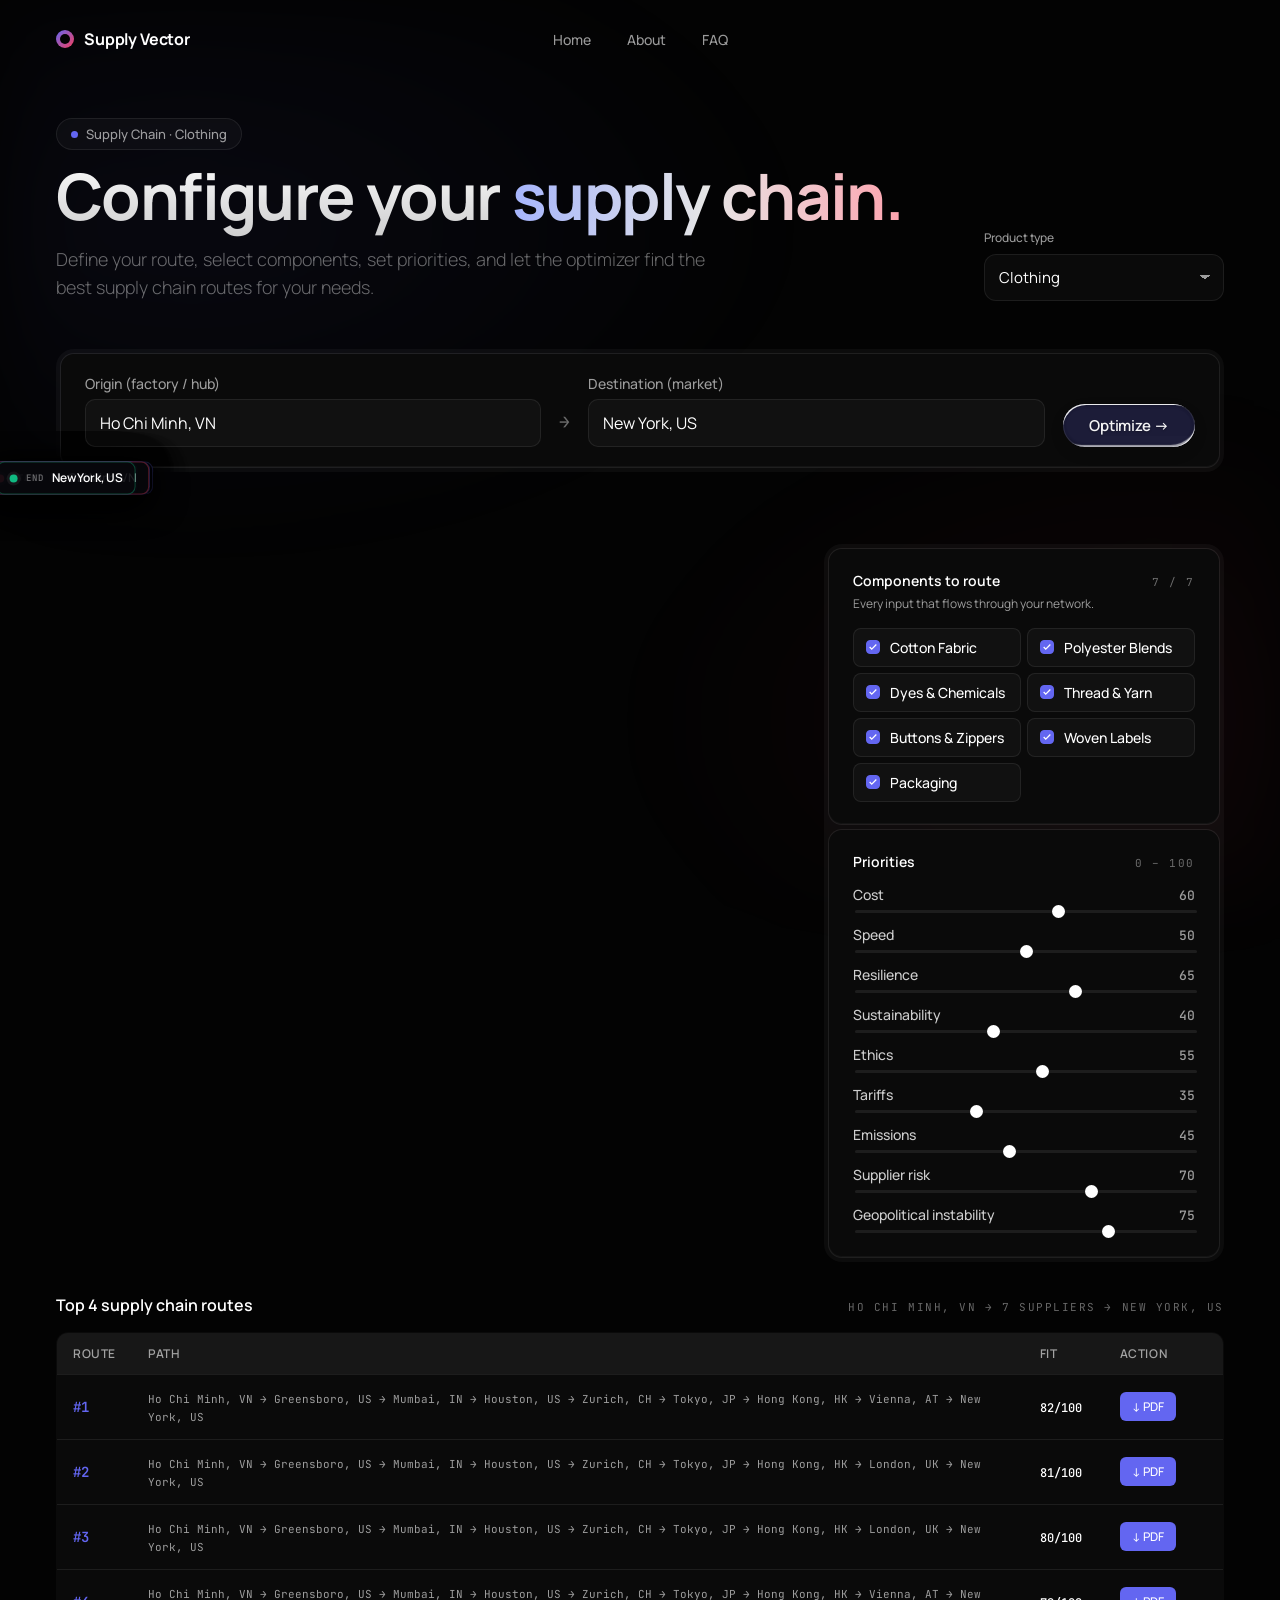
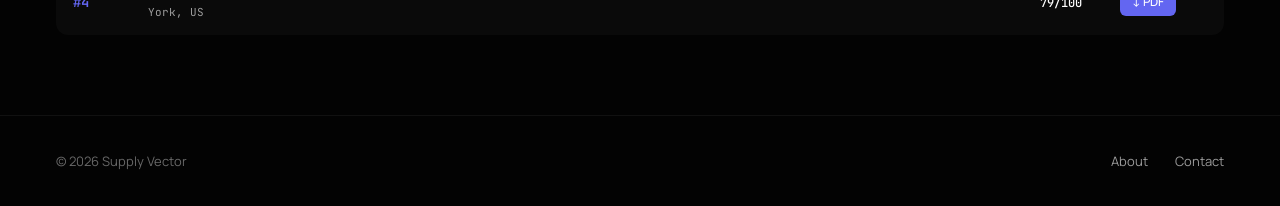
<file: simulator.html>
<!doctype html>
<html lang="en">
<head>
<meta charset="utf-8" />
<meta name="viewport" content="width=device-width,initial-scale=1" />
<title>Simulator — Supply Vector</title>
<link rel="stylesheet" href="oracle.css" />
<script src="app.js" defer></script>
<script src="providers.js" defer></script>
</head>
<body>

<div class="ambient"></div>

<div class="shell">

  <header class="header" data-screen-label="06 Simulator — Header">
    <a class="logo" href="index.html">
      <span class="logo-mark"></span>
      Supply Vector
    </a>
    <nav class="nav">
      <a href="index.html">Home</a>
      <a href="about.html">About</a>
      <a href="index.html#faq">FAQ</a>
    </nav>
    <div class="header-cta" data-header-cta></div>
  </header>

  <!-- Intro + product type -->
  <section class="section" style="padding-top: 40px; padding-bottom: 24px;" data-screen-label="06 Simulator — Intro">
    <div class="container">
      <div style="display: flex; justify-content: space-between; align-items: flex-end; gap: 24px; flex-wrap: wrap;">
        <div>
          <span class="badge" style="margin-bottom: 12px;">
            <span class="badge-dot indigo"></span>
            <span id="badge-label">Supply Chain · Clothing</span>
          </span>
          <h1 class="h2" style="margin: 0;">
            <span class="solid-text">Configure your</span>
            <span class="grad-text">supply chain.</span>
          </h1>
          <p class="lede" style="margin-top: 16px; margin-bottom: 0;">Define your route, select components, set priorities, and let the optimizer find the best supply chain routes for your needs.</p>
        </div>

        <div class="field" style="min-width: 240px;">
          <label>Product type</label>
          <select id="product-type-select">
            <option value="Clothing">Clothing</option>
            <option value="Electronics">Electronics</option>
            <option value="Food &amp; Beverage">Food &amp; Beverage</option>
            <option value="Furniture &amp; Home">Furniture &amp; Home</option>
            <option value="Automotive">Automotive</option>
            <option value="Pharmaceuticals">Pharmaceuticals</option>
            <option value="Aerospace">Aerospace</option>
          </select>
        </div>
      </div>
    </div>
  </section>

  <!-- Route bar -->
  <section class="section" style="padding-top: 24px; padding-bottom: 16px;" data-screen-label="06 Simulator — Route bar">
    <div class="container">
      <div class="frame">
        <div class="frame-panel route-bar">
          <div class="route-field">
            <label>Origin (factory / hub)</label>
            <input type="text" id="origin" list="city-list" placeholder="Type a city — e.g. Ho Chi Minh" value="Ho Chi Minh, VN" autocomplete="off"/>
          </div>
          <div class="route-arrow">→</div>
          <div class="route-field">
            <label>Destination (market)</label>
            <input type="text" id="destination" list="city-list" placeholder="Type a city — e.g. New York" value="New York, US" autocomplete="off"/>
          </div>
          <button class="glass-btn glass-btn-accent" id="optimize-btn">
            <span class="glass-btn-lens"></span>
            <span class="glass-btn-text">Optimize →</span>
          </button>
        </div>
      </div>
      <datalist id="city-list"></datalist>
    </div>
  </section>

  <!-- Main grid: controls + globe -->
  <section class="section" style="padding-top: 16px; padding-bottom: 32px;" data-screen-label="06 Simulator">
    <div class="container">

      <div class="sim-grid">

        <!-- Left: controls -->
        <div class="frame">

          <!-- Components -->
          <div class="frame-panel" style="padding: 22px 24px;">
            <div style="display: flex; justify-content: space-between; align-items: baseline; margin-bottom: 4px;">
              <h3 style="margin: 0; font-size: 14px; font-weight: 600;">Components to route</h3>
              <span class="micro" id="comp-count">0 / 10</span>
            </div>
            <p class="body" style="font-size: 12px; margin: 0 0 14px;">Every input that flows through your network.</p>
            <div class="comp-grid" id="comp-grid"></div>
          </div>

          <!-- Priorities -->
          <div class="frame-panel" style="padding: 22px 24px;">
            <div style="display: flex; justify-content: space-between; align-items: baseline; margin-bottom: 14px;">
              <h3 style="margin: 0; font-size: 14px; font-weight: 600;">Priorities</h3>
              <span class="micro">0 – 100</span>
            </div>
            <div class="prio-stack" id="prio-stack"></div>
          </div>

        </div>

        <!-- Right: globe -->
        <div class="globe-col">
          <div class="globe-wrap">
            <canvas id="globe"></canvas>
            <div class="globe-labels" id="globe-labels" aria-hidden="true"></div>
          </div>
        </div>

      </div>
    </div>
  </section>

  <!-- Recommendation -->
  <section class="section" style="padding-top: 0; padding-bottom: 80px;" data-screen-label="06 Simulator — Recommendation">
    <div class="container">
      <div style="display: flex; justify-content: space-between; align-items: baseline; margin-bottom: 16px;">
        <h3 style="margin: 0; font-size: 16px; font-weight: 600;">Top 4 supply chain routes</h3>
        <span class="micro" id="route-summary">Awaiting optimization</span>
      </div>
      <div class="rec-table-wrap" id="rec-table-wrap">
        <div class="rec-empty">Choose components, set priorities, then press <strong>Optimize</strong>.</div>
      </div>
    </div>
  </section>

  <footer class="footer">
    <div>© 2026 Supply Vector</div>
    <div>
      <a href="about.html">About</a>
      <a href="about.html#contact">Contact</a>
    </div>
  </footer>
</div>

<style>
  /* ---------- Route bar ---------- */
  .route-bar {
    display: grid;
    grid-template-columns: 1fr auto 1fr auto;
    gap: 18px;
    align-items: end;
    padding: 20px 24px;
  }
  .route-field { display: flex; flex-direction: column; gap: 6px; }
  .route-field label {
    font-family: var(--sans);
    font-size: 14px;
    font-weight: 500;
    color: var(--ink-60);
  }
  .route-field input {
    font-family: var(--sans);
    font-weight: 400;
    font-size: 16px;
    background: var(--surface-03);
    border: 1px solid var(--surface-08);
    color: var(--ink);
    padding: 12px 14px;
    outline: none;
    border-radius: 10px;
  }
  .route-field input:focus { border-color: var(--ink-40); background: var(--surface-05); }
  .route-field input::placeholder { color: var(--ink-30); }
  .route-arrow {
    font-family: var(--mono);
    color: var(--ink-40);
    font-size: 18px;
    padding-bottom: 14px;
  }

  /* ---------- Sim grid ---------- */
  .sim-grid {
    display: grid;
    grid-template-columns: 1fr 400px;
    gap: 48px;
    align-items: start;
  }
  .sim-grid > .globe-col {
    order: -1;
  }
  .sim-grid > .frame {
    margin-top: 40px;
  }

  /* ---------- Components ---------- */
  .comp-grid {
    display: grid;
    grid-template-columns: 1fr 1fr;
    gap: 6px;
  }
  .comp {
    position: relative;
    display: flex;
    align-items: center;
    gap: 10px;
    padding: 9px 12px;
    border-radius: 8px;
    border: 1px solid var(--surface-08);
    background: var(--surface-03);
    cursor: pointer;
  }
  .comp:hover { background: var(--surface-05); }
  .comp input { position: absolute; opacity: 0; pointer-events: none; }
  .comp .box {
    width: 14px; height: 14px;
    border-radius: 4px;
    border: 1px solid var(--ink-40);
    flex-shrink: 0;
    display: grid;
    place-items: center;
  }
  .comp .box svg { width: 10px; height: 10px; color: #fff; opacity: 0; }
  .comp input:checked + .box { background: var(--indigo); border-color: var(--indigo); }
  .comp input:checked + .box svg { opacity: 1; }
  .comp .label {
    font-family: var(--sans);
    font-size: 14px;
    font-weight: 500;
    color: var(--ink-80);
  }
  .comp input:checked ~ .label { color: var(--ink); }

  /* ---------- Sliders ---------- */
  .prio-stack { display: flex; flex-direction: column; gap: 10px; }
  .prio-item { display: flex; flex-direction: column; gap: 4px; }
  .prio-row { display: flex; justify-content: space-between; align-items: baseline; gap: 12px; }
  .prio-name { font-family: var(--sans); font-size: 14px; font-weight: 500; color: var(--ink-80); }
  .prio-val { font-family: var(--mono); font-size: 13px; font-weight: 500; color: var(--ink-60); font-variant-numeric: tabular-nums; }
  .prio-item input[type=range] { height: 3px; }
  .prio-item input[type=range]::-webkit-slider-thumb { width: 13px; height: 13px; }
  .prio-item input[type=range]::-moz-range-thumb { width: 13px; height: 13px; }

  /* ---------- Globe ---------- */
  .globe-col {
    display: flex;
    justify-content: center;
    align-items: center;
    padding: 0;
    width: 100%;
  }
  .globe-wrap {
    position: relative;
    aspect-ratio: 1 / 1;
    width: 100%;
    max-width: 700px;
  }
  #globe {
    display: block;
    width: 100%;
    height: 100%;
    cursor: grab;
    opacity: 0;
    transition: opacity 1s ease;
    touch-action: none;
  }
  #globe.flash-out {
    animation: globeFlash 0.6s ease-out;
  }
  @keyframes globeFlash {
    0% { opacity: 1; }
    20% { opacity: 0; }
    60% { opacity: 0; }
    100% { opacity: 1; }
  }
  .globe-labels {
    position: absolute;
    inset: 0;
    pointer-events: none;
    overflow: visible;
    display: block;
  }
  .globe-label {
    position: absolute;
    left: 0;
    top: 0;
    transform: translate(-50%, calc(-100% - 10px));
    display: inline-flex;
    align-items: center;
    gap: 8px;
    padding: 8px 12px;
    border-radius: 8px;
    background: rgba(8, 8, 12, 0.92);
    border: 1px solid rgba(255,255,255,0.18);
    box-shadow: 0 8px 32px rgba(0,0,0,0.5);
    white-space: nowrap;
    color: var(--ink);
    font-family: var(--sans);
    font-size: 12px;
    font-weight: 500;
    line-height: 1.2;
    transition: opacity 0.25s ease, filter 0.25s ease, transform 0.25s ease;
    z-index: 10;
  }
  .globe-label-start { border-color: rgba(244, 63, 94, 0.35); }
  .globe-label-end { border-color: rgba(16, 185, 129, 0.35); }
  .globe-label-provider { border-color: rgba(99, 102, 241, 0.30); }
  .globe-label-dot {
    width: 8px;
    height: 8px;
    border-radius: 999px;
    flex-shrink: 0;
    box-shadow: 0 0 0 3px rgba(255,255,255,0.06);
  }
  .globe-label-start .globe-label-dot { background: rgb(244, 63, 94); }
  .globe-label-end .globe-label-dot { background: rgb(16, 185, 129); }
  .globe-label-provider .globe-label-dot { background: rgb(129, 140, 248); }
  .globe-label-kind {
    font-family: var(--mono);
    font-size: 9px;
    letter-spacing: 0.12em;
    text-transform: uppercase;
    color: var(--ink-40);
    font-weight: 600;
  }
  .globe-label-text {
    font-weight: 600;
    letter-spacing: -0.01em;
    color: #fff;
  }

  /* ---------- Recommendation table ---------- */
  .rec-table-wrap {
    overflow-x: auto;
  }
  .rec-table {
    width: 100%;
    border-collapse: collapse;
    border: 1px solid var(--surface-08);
    border-radius: 12px;
    overflow: hidden;
    background: var(--surface-03);
  }
  .rec-table thead {
    background: var(--surface-05);
    border-bottom: 1px solid var(--surface-08);
  }
  .rec-table th {
    padding: 12px 16px;
    text-align: left;
    font-family: var(--sans);
    font-size: 12px;
    font-weight: 600;
    color: var(--ink-60);
    letter-spacing: 0.05em;
    text-transform: uppercase;
  }
  .rec-table td {
    padding: 14px 16px;
    border-bottom: 1px solid var(--surface-08);
    font-family: var(--sans);
    font-size: 13px;
    color: var(--ink);
  }
  .rec-table tbody tr:last-child td {
    border-bottom: none;
  }
  .rec-table tbody tr:hover {
    background: var(--surface-05);
  }
  .rec-rank {
    font-family: var(--mono);
    font-weight: 600;
    color: var(--indigo);
    font-size: 14px;
  }
  .rec-path {
    font-family: var(--mono);
    font-size: 11px;
    color: var(--ink-60);
    word-break: break-word;
  }
  .rec-locations {
    font-family: var(--sans);
    font-size: 12px;
    color: var(--ink-80);
    max-width: 300px;
  }
  .rec-fit {
    font-family: var(--mono);
    font-size: 12px;
    color: var(--ink);
    font-weight: 500;
  }
  .pdf-btn {
    padding: 6px 12px;
    background: var(--indigo);
    color: white;
    border: none;
    border-radius: 6px;
    font-family: var(--sans);
    font-size: 12px;
    font-weight: 500;
    cursor: pointer;
    transition: background 0.2s ease;
  }
  .pdf-btn:hover {
    background: var(--indigo-light, #818ce8);
  }
  .rec-empty {
    padding: 28px;
    border-radius: 12px;
    border: 1px dashed var(--surface-08);
    color: var(--ink-40);
    font-family: var(--sans);
    font-size: 14px;
    text-align: center;
  }

  @media (max-width: 960px) {
    .sim-grid {
      grid-template-columns: 1fr;
    }
    .route-bar { grid-template-columns: 1fr; }
    .route-arrow { display: none; }
    .globe-wrap {
      max-width: 100%;
    }
  }
</style>

<!-- Build UI + run optimization + render globe -->
<script>
document.addEventListener('DOMContentLoaded', function () {
  /* ---------- 0. Datalist ---------- */
  const dl = document.getElementById('city-list');
  dl.innerHTML = SV_CITIES.map(c => `<option value="${c[0]}">`).join('');

  /* ---------- Supply data (JSON) ---------- */
  let SUPPLY_META = null; // filled after fetch

  const checkSvg = '<svg viewBox="0 0 24 24" fill="none" stroke="currentColor" stroke-width="3"><polyline points="20 6 9 17 4 12"/></svg>';
  const compGrid  = document.getElementById('comp-grid');
  const compCount = document.getElementById('comp-count');

  function updateCount() {
    const all = compGrid.querySelectorAll('input');
    const n   = compGrid.querySelectorAll('input:checked').length;
    compCount.textContent = `${n} / ${all.length}`;
  }

  /* Rebuild the component checkboxes for the active category */
  function rebuildCompGrid(types) {
    compGrid.innerHTML = types.map((name, i) => `
      <label class="comp">
        <input type="checkbox" data-comp="${i}" checked/>
        <span class="box">${checkSvg}</span>
        <span class="label">${name}</span>
      </label>
    `).join('');
    compGrid.addEventListener('change', updateCount);
    updateCount();
  }

  /* Switch category: update SV_PROVIDERS, badge, grid, then re-optimize */
  function applyCategory(cat) {
    if (!SUPPLY_META) return;
    const types = SUPPLY_META.categories[cat] || [];
    // Rebuild SV_PROVIDERS from loaded JSON
    window.SV_PROVIDERS = {};
    for (const t of types) {
      if (window._SV_JSON[t]) window.SV_PROVIDERS[t] = window._SV_JSON[t];
    }
    document.getElementById('badge-label').textContent = `Supply Chain · ${cat}`;
    rebuildCompGrid(types);
    runOptimize();
  }

  /* Load supply_data.json, then boot */
  fetch('supply_data.json')
    .then(r => r.json())
    .then(data => {
      window._SV_JSON = data;
      SUPPLY_META = data._meta;
      // Wire up the product-type dropdown
      const sel = document.getElementById('product-type-select');
      sel.addEventListener('change', () => applyCategory(sel.value));
      // Boot with default category
      applyCategory(sel.value);
    })
    .catch(() => {
      // Fallback: use whatever is already in SV_PROVIDERS (clothing line)
      const COMPONENTS = Object.keys(SV_PROVIDERS);
      rebuildCompGrid(COMPONENTS);
      runOptimize();
    });

  /* ---------- 1. Components ---------- */
  // (grid built dynamically via rebuildCompGrid above)

  function selectedComponents() {
    const types = Object.keys(window.SV_PROVIDERS || {});
    return [...compGrid.querySelectorAll('input:checked')].map(i => types[+i.dataset.comp]);
  }

  /* ---------- 2. Sliders ---------- */
  const PRIORITIES = [
    { id: 'cost',       name: 'Cost',                     value: 60 },
    { id: 'speed',      name: 'Speed',                    value: 50 },
    { id: 'resilience', name: 'Resilience',               value: 65 },
    { id: 'sustain',    name: 'Sustainability',           value: 40 },
    { id: 'ethics',     name: 'Ethics',                   value: 55 },
    { id: 'tariffs',    name: 'Tariffs',                  value: 35 },
    { id: 'emissions',  name: 'Emissions',                value: 45 },
    { id: 'supplier',   name: 'Supplier risk',            value: 70 },
    { id: 'geo',        name: 'Geopolitical instability', value: 75 },
  ];
  const stack = document.getElementById('prio-stack');
  stack.innerHTML = PRIORITIES.map(p => `
    <div class="prio-item">
      <div class="prio-row">
        <span class="prio-name">${p.name}</span>
        <span class="prio-val" data-out="${p.id}">${p.value}</span>
      </div>
      <input type="range" min="0" max="100" value="${p.value}" data-prio="${p.id}"/>
    </div>
  `).join('');
  stack.addEventListener('input', (e) => {
    const t = e.target;
    if (t.tagName !== 'INPUT') return;
    const out = document.querySelector(`[data-out="${t.dataset.prio}"]`);
    if (out) out.textContent = t.value;
  });

  function currentPriorities() {
    const out = {};
    stack.querySelectorAll('input[data-prio]').forEach(i => out[i.dataset.prio] = +i.value);
    return out;
  }

  /* ---------- 3. Optimization → render ---------- */
  const originIn = document.getElementById('origin');
  const destIn = document.getElementById('destination');
  const recTableWrap = document.getElementById('rec-table-wrap');
  const routeSummary = document.getElementById('route-summary');

  function runOptimize() {
    const origin = SV_findCity(originIn.value);
    const dest = SV_findCity(destIn.value);
    if (!origin || !dest) {
      routeSummary.textContent = 'Origin or destination not recognized';
      return;
    }
    const comps = selectedComponents();
    if (comps.length === 0) {
      routeSummary.textContent = 'Select at least one component';
      recTableWrap.innerHTML = `<div class="rec-empty">Select at least one component.</div>`;
      setRoute(origin, dest, []);
      return;
    }
    const prios = currentPriorities();

    // Use the advanced optimization algorithm
    const optimizedRoutes = SV_optimizeRoutes(comps, SV_PROVIDERS, prios, origin, dest);

    // Transform to display format
    const routes = optimizedRoutes.map((route, i) => {
      const providerList = Object.values(route.providers);
      const locations = [origin.name];
      const locData = [{ name: origin.name, lat: origin.loc[0], lng: origin.loc[1] }];

      for (const p of providerList) {
        locations.push(p.city);
        locData.push({ name: p.city, lat: p.loc[0], lng: p.loc[1] });
      }

      locations.push(dest.name);
      locData.push({ name: dest.name, lat: dest.loc[0], lng: dest.loc[1] });

      return {
        rank: i + 1,
        path: locations.join(' → '),
        locations: locData,
        fit: route.score,
        providers: providerList.map(p => `${p.name} (${p.city})`),
        components: Object.keys(route.providers),
      };
    });

    // Render table
    recTableWrap.innerHTML = `
      <table class="rec-table">
        <thead>
          <tr>
            <th style="width: 60px;">Route</th>
            <th>Path</th>
            <th style="width: 80px;">Fit</th>
            <th style="width: 120px;">Action</th>
          </tr>
        </thead>
        <tbody>
          ${routes.map(route => `
            <tr>
              <td><span class="rec-rank">#${route.rank}</span></td>
              <td><code class="rec-path">${route.path}</code></td>
              <td><span class="rec-fit">${route.fit}/100</span></td>
              <td>
                <button class="pdf-btn" data-route="${route.rank}" onclick="downloadRoutePdf(event, ${JSON.stringify(route).replace(/"/g, '&quot;')})">
                  ↓ PDF
                </button>
              </td>
            </tr>
          `).join('')}
        </tbody>
      </table>
    `;

    routeSummary.textContent = `${origin.name} → ${comps.length} suppliers → ${dest.name}`;

    // Store routes for PDF access
    window._lastRoutes = optimizedRoutes;

    // Display first route on globe
    if (routes.length > 0) {
      const picks = Object.values(optimizedRoutes[0].providers);
      setRoute(origin, dest, picks);
    }
  }

  // Store last optimized routes so the PDF can pull detailed scores
  window._lastRoutes = [];

  window.downloadRoutePdf = function(event, route) {
    event.preventDefault();

    const originVal = originIn.value || 'Origin';
    const destVal   = destIn.value   || 'Destination';
    const prios     = currentPriorities();
    const topPrios  = Object.entries(prios)
                        .sort((a,b)=>b[1]-a[1]).slice(0,3)
                        .map(([k,v])=> k.charAt(0).toUpperCase()+k.slice(1)+' ('+v+')').join(', ');

    // Provider detail rows
    const providerRows = (route.components || []).map((comp,i)=>{
      const pName = route.providers[i] || '—';
      return '<tr><td style="padding:8px 12px;border-bottom:1px solid #2a2a3a;font-size:12px;color:#aaa;">'+comp+'</td>'
           + '<td style="padding:8px 12px;border-bottom:1px solid #2a2a3a;font-size:12px;color:#e2e2f0;">'+pName+'</td></tr>';
    }).join('');

    // Score bar helper
    function bar(val){
      const pct = isNaN(val)?0:Math.round(val);
      const col = pct>=75?'#10b981':pct>=50?'#6366f1':'#f43f5e';
      return '<div style="display:flex;align-items:center;gap:8px;">'
           + '<div style="flex:1;height:6px;background:#1e1e2e;border-radius:3px;">'
           + '<div style="width:'+pct+'%;height:6px;background:'+col+';border-radius:3px;"></div></div>'
           + '<span style="font-size:11px;color:#aaa;width:28px;text-align:right;">'+pct+'</span></div>';
    }

    const fitColor = route.fit>=75?'#10b981':route.fit>=55?'#6366f1':'#f43f5e';
    const today    = new Date().toLocaleDateString('en-US',{year:'numeric',month:'long',day:'numeric'});

    // Pull raw provider objects from stored route data
    const routeObj  = (window._lastRoutes||[])[route.rank-1];
    const provList  = routeObj ? Object.values(routeObj.providers) : [];
    const avg = key => provList.length
      ? Math.round(provList.reduce((s,p)=>s+(p.scores?.[key]||0),0)/provList.length) : 0;

    const scoreMetrics = [
      {label:'Cost efficiency', key:'cost'},
      {label:'Delivery speed',  key:'speed'},
      {label:'Resilience',      key:'resilience'},
      {label:'Sustainability',  key:'sustain'},
      {label:'Ethics & labour', key:'ethics'},
      {label:'Tariff exposure', key:'tariffs'},
      {label:'Emissions',       key:'emissions'},
      {label:'Supplier risk',   key:'supplier'},
      {label:'Geopolitical',    key:'geo'},
    ];
    const scoreRows = scoreMetrics.map(m=>'<tr>'
      +'<td style="padding:6px 12px;font-size:12px;color:#aaa;white-space:nowrap;">'+m.label+'</td>'
      +'<td style="padding:6px 12px;width:200px;">'+bar(avg(m.key))+'</td>'
      +'</tr>').join('');

    // Risk flags
    const flags = [];
    if(provList.some(p=>(p.scores?.geo||100)<50))    flags.push('⚠️ One or more suppliers in high geopolitical-risk regions.');
    if(provList.some(p=>(p.scores?.tariffs||100)<40)) flags.push('⚠️ Significant tariff exposure — consider nearshoring alternatives.');
    if(provList.some(p=>(p.scores?.ethics||100)<55))  flags.push('⚠️ Ethics / labour score below threshold for some suppliers.');
    if(provList.some(p=>(p.scores?.emissions||100)<50))flags.push('⚠️ High emissions score on at least one leg — review green logistics.');
    if(!flags.length) flags.push('✅ No critical risk flags detected for this route.');

    const html = '<!DOCTYPE html><html><head><meta charset="utf-8"/>'
      +'<title>Supply Vector — Route #'+route.rank+' Summary</title>'
      +'<style>*{margin:0;padding:0;box-sizing:border-box}'
      +'body{background:#0c0c14;color:#e2e2f0;font-family:-apple-system,BlinkMacSystemFont,"Segoe UI",sans-serif;padding:40px}'
      +'h1{font-size:24px;font-weight:700;color:#fff;letter-spacing:-.5px}'
      +'h2{font-size:13px;font-weight:600;color:#aaa;text-transform:uppercase;letter-spacing:.08em;margin-bottom:12px}'
      +'.badge{display:inline-block;background:#6366f1;color:#fff;font-size:11px;font-weight:600;padding:3px 10px;border-radius:999px;margin-bottom:8px}'
      +'.card{background:#13131f;border:1px solid #1e1e2e;border-radius:12px;padding:20px 24px;margin-bottom:20px}'
      +'table{width:100%;border-collapse:collapse}'
      +'.chip{display:inline-block;background:#1e1e2e;border:1px solid #2a2a3a;border-radius:6px;padding:3px 10px;font-size:11px;color:#aaa;margin:2px}'
      +'.score-big{font-size:48px;font-weight:800;color:'+fitColor+';line-height:1}'
      +'.meta{font-size:12px;color:#666;margin-top:4px}'
      +'.path{font-family:monospace;font-size:12px;color:#818cf8;word-break:break-all;line-height:1.8}'
      +'.flag{font-size:12px;color:#e2e2f0;margin-bottom:6px}'
      +'.footer-txt{font-size:11px;color:#444;margin-top:32px;text-align:center}'
      +'@media print{body{background:#fff!important;color:#000!important}}'
      +'</style></head><body>'

      // Header
      +'<div style="display:flex;justify-content:space-between;align-items:flex-start;margin-bottom:32px;">'
      +'<div><div class="badge">Supply Vector</div>'
      +'<h1>Route #'+route.rank+' — Supply Chain Summary</h1>'
      +'<p class="meta">Generated '+today+' &nbsp;·&nbsp; '+originVal+' → '+destVal+'</p></div>'
      +'<div style="text-align:right;"><div class="score-big">'+route.fit+'</div>'
      +'<div style="font-size:12px;color:#aaa;margin-top:2px;">Overall fit / 100</div></div></div>'

      // Route path
      +'<div class="card"><h2>Full route path</h2>'
      +'<p class="path">'+route.path+'</p></div>'

      // Score breakdown
      +'<div class="card"><h2>Score breakdown (route average)</h2>'
      +'<table>'+scoreRows+'</table></div>'

      // Suppliers
      +'<div class="card"><h2>Selected suppliers by component</h2>'
      +'<table><thead><tr>'
      +'<th style="padding:8px 12px;text-align:left;font-size:11px;color:#666;text-transform:uppercase;letter-spacing:.06em;">Component</th>'
      +'<th style="padding:8px 12px;text-align:left;font-size:11px;color:#666;text-transform:uppercase;letter-spacing:.06em;">Supplier (location)</th>'
      +'</tr></thead><tbody>'+providerRows+'</tbody></table></div>'

      // Priorities
      +'<div class="card"><h2>Optimization priorities used</h2>'
      +'<p style="font-size:12px;color:#aaa;margin-bottom:10px;">Top weighted: <strong style="color:#e2e2f0;">'+topPrios+'</strong></p>'
      +'<div>'+Object.entries(prios).map(([k,v])=>'<span class="chip">'+k+': '+v+'</span>').join('')+'</div></div>'

      // Risk flags
      +'<div class="card"><h2>Risk flags</h2>'
      +flags.map(f=>'<p class="flag">'+f+'</p>').join('')+'</div>'

      // Recommendation
      +'<div class="card" style="border-color:#6366f133;"><h2>Recommendation</h2>'
      +'<p style="font-size:13px;color:#e2e2f0;line-height:1.7;">'
      +'This route scores <strong>'+route.fit+'/100</strong> against your configured priorities. '
      +(route.fit>=75
        ?'It represents a strong supply chain with well-balanced trade-offs across cost, speed, and resilience.'
        :route.fit>=55
          ?'It is a viable option but consider adjusting suppliers or priorities to improve the overall fit score.'
          :'This route has notable weaknesses. Review the score breakdown and risk flags before proceeding.')
      +' The route spans <strong>'+route.locations.length+'</strong> nodes from '
      +'<strong>'+originVal+'</strong> to <strong>'+destVal+'</strong>.'
      +'</p></div>'

      +'<p class="footer-txt">Supply Vector · Confidential · '+today+'</p>'
      +'<script>window.onload=function(){window.print();}<\/script>'
      +'</body></html>';

    const win = window.open('','_blank');
    if(win){ win.document.write(html); win.document.close(); }
  };

  document.getElementById('optimize-btn').addEventListener('click', () => {
    // Trigger flash animation
    const globe = document.getElementById('globe');
    globe.classList.remove('flash-out');
    void globe.offsetWidth; // Force reflow
    globe.classList.add('flash-out');
    setTimeout(() => globe.classList.remove('flash-out'), 600);

    runOptimize();
  });

  /* ---------- 4. Globe ---------- */
  const canvas = document.getElementById('globe');
  const globeCol = document.querySelector('.globe-col');
  const globeWrap = document.querySelector('.globe-wrap');
  const controlsPane = document.querySelector('.sim-grid > .frame');
  const globeLabels = document.getElementById('globe-labels');
  const globeScale = 1.12;
  const globeOffset = { x: 0, y: 0 };
  let phi = 0;
  const theta = 0.25;
  let phiOffset = 0, thetaOffset = 0;
  let drag = { phi: 0, theta: 0 };
  let pointer = null;
  let paused = false;

  // Current route state
  let routeOrigin = null;
  let routeDest = null;
  let routeProviders = []; // [{loc, ...}]
  let globeMarkers = [];
  let labelMarkers = [];

  function fitGlobe() {
    const wrapRect = globeWrap.getBoundingClientRect();
    const nextSize = Math.floor(wrapRect.width);
    if (!nextSize) return 0;
    return nextSize;
  }

  function setRoute(origin, dest, picks) {
    routeOrigin = origin;
    routeDest = dest;
    routeProviders = picks.map(p => ({ loc: p.loc, name: p.name, city: p.city }));
    precomputeRoute();
  }

  function precomputeRoute() {
    globeMarkers = [];
    labelMarkers = [];
    if (!routeOrigin || !routeDest) {
      renderGlobeLabels();
      return;
    }

    const providerOffsets = [
      { x: 0, y: 45 },
      { x: 0, y: 45 },
      { x: 0, y: 45 },
      { x: 0, y: 45 },
      { x: 0, y: 45 },
      { x: 0, y: 45 },
    ];
    const seenProviders = new Set();
    for (const p of routeProviders) {
      const key = `${p.city}|${p.loc[0]}|${p.loc[1]}`;
      if (seenProviders.has(key)) continue;
      seenProviders.add(key);
      const id = `provider-${labelMarkers.length}`;
      const offset = providerOffsets[labelMarkers.length % providerOffsets.length];
      globeMarkers.push({ location: p.loc, size: 0.05, color: [0.50, 0.55, 0.98], id });
      labelMarkers.push({ id, kind: 'provider', kindLabel: 'Supply', text: p.city, loc: p.loc, offsetX: offset.x, offsetY: offset.y });
    }
    globeMarkers.push({ location: routeOrigin.loc, size: 0.078, color: [0.96, 0.25, 0.37], id: 'route-start' });
    globeMarkers.push({ location: routeDest.loc, size: 0.078, color: [0.06, 0.73, 0.53], id: 'route-end' });
    labelMarkers.push({ id: 'route-start', kind: 'start', kindLabel: 'Start', text: routeOrigin.name, loc: routeOrigin.loc, offsetX: 0, offsetY: 50 });
    labelMarkers.push({ id: 'route-end', kind: 'end', kindLabel: 'End', text: routeDest.name, loc: routeDest.loc, offsetX: 0, offsetY: 50 });
    renderGlobeLabels();
  }

  function renderGlobeLabels() {
    globeLabels.innerHTML = labelMarkers.map(label => `
      <svg class="globe-connector" data-connector-id="${label.id}" style="position:absolute;left:0;top:0;width:100%;height:100%;pointer-events:none;overflow:visible;">
        <line x1="0" y1="0" x2="0" y2="0" stroke="rgba(255,255,255,0.15)" stroke-width="1" vector-effect="non-scaling-stroke"/>
      </svg>
      <div
        class="globe-label globe-label-${label.kind}"
        data-label-id="${label.id}"
      >
        <span class="globe-label-dot"></span>
        <span class="globe-label-kind">${label.kindLabel}</span>
        <span class="globe-label-text">${label.text}</span>
      </div>
    `).join('');
  }

  function latLngToUnit(loc) {
    const φ = loc[0] * Math.PI / 180;
    const λ = loc[1] * Math.PI / 180;
    const cosφ = Math.cos(φ);
    return {
      x: cosφ * Math.cos(λ),
      y: Math.sin(φ),
      z: -cosφ * Math.sin(λ),
    };
  }

  function rotate(pt, phi, theta) {
    const cp = Math.cos(phi), sp = Math.sin(phi);
    const ct = Math.cos(theta), st = Math.sin(theta);
    return {
      x: pt.x * cp + pt.z * sp,
      y: pt.y * ct + st * (pt.x * sp - pt.z * cp),
      z: pt.y * st + ct * (pt.z * cp - pt.x * sp),
    };
  }

  function updateGlobeLabels(size, curPhi, curTheta) {
    const radius = size * 0.5 * globeScale;
    const centerX = size / 2 + globeOffset.x;
    const centerY = size / 2 + globeOffset.y;

    for (const label of labelMarkers) {
      const el = globeLabels.querySelector(`[data-label-id="${label.id}"]`);
      const connector = globeLabels.querySelector(`[data-connector-id="${label.id}"] line`);
      if (!el) continue;

      const r = rotate(latLngToUnit(label.loc), curPhi, curTheta);
      const visible = r.z > -0.03;

      // Marker position on globe surface
      const markerX = centerX + r.x * radius;
      const markerY = centerY - r.y * radius;

      // Label position
      const labelX = markerX + (label.offsetX || 0);
      const labelY = markerY + (label.offsetY || 0);

      el.style.left = `${labelX.toFixed(1)}px`;
      el.style.top = `${labelY.toFixed(1)}px`;
      el.style.opacity = visible ? '1' : '0';
      el.style.filter = visible ? 'blur(0)' : 'blur(8px)';

      // Draw connecting line from marker to label
      if (connector) {
        connector.setAttribute('x1', markerX.toFixed(1));
        connector.setAttribute('y1', markerY.toFixed(1));
        connector.setAttribute('x2', labelX.toFixed(1));
        connector.setAttribute('y2', labelY.toFixed(1));
        connector.style.opacity = visible ? '1' : '0';
      }
    }
  }

  function startGlobe() {
    const width = fitGlobe();
    if (width === 0) return false;

    import('https://esm.sh/cobe@0.6.4').then(({ default: createGlobe }) => {
      createGlobe(canvas, {
        devicePixelRatio: Math.min(window.devicePixelRatio || 1, 2),
        width: width,
        height: width,
        phi: 0,
        theta: theta,
        dark: 1,
        diffuse: 1.2,
        offset: [globeOffset.x, globeOffset.y],
        scale: globeScale,
        mapSamples: 16000,
        mapBrightness: 5,
        baseColor:   [0.55, 0.55, 0.65],
        markerColor: [0.39, 0.40, 0.95],
        glowColor:   [0.35, 0.35, 0.50],
        markers: [],
        onRender: (state) => {
          const nextWidth = fitGlobe() || width;
          if (!paused) phi += 0.0025;
          const fp = phi + phiOffset + drag.phi;
          const ft = theta + thetaOffset + drag.theta;
          state.phi = fp;
          state.theta = ft;
          state.width = nextWidth;
          state.height = nextWidth;
          state.markers = globeMarkers;
          updateGlobeLabels(nextWidth, fp, ft);
        },
      });
      setTimeout(() => { canvas.style.opacity = '1'; }, 50);
    });

    canvas.addEventListener('pointerdown', (e) => {
      pointer = { x: e.clientX, y: e.clientY };
      paused = true;
      canvas.style.cursor = 'grabbing';
    });
    window.addEventListener('pointermove', (e) => {
      if (!pointer) return;
      drag.phi   = (e.clientX - pointer.x) / 220;
      drag.theta = (e.clientY - pointer.y) / 500;
    }, { passive: true });
    window.addEventListener('pointerup', () => {
      if (pointer) {
        phiOffset += drag.phi;
        thetaOffset += drag.theta;
        drag = { phi: 0, theta: 0 };
      }
      pointer = null;
      paused = false;
      canvas.style.cursor = 'grab';
    }, { passive: true });

    return true;
  }

  if (!startGlobe()) {
    const ro = new ResizeObserver(es => {
      if (es[0]?.contentRect.width > 0) { ro.disconnect(); startGlobe(); }
    });
    ro.observe(globeCol);
  }

  /* ---------- 5. Boot: handled by fetch().then → applyCategory ---------- */
});
</script>

</body>
</html>
</file>
<file: oracle.css>
/* ---------- Supply Vector — shared system ---------- */

@import url('https://fonts.googleapis.com/css2?family=Manrope:wght@300;400;500;600;700;800&family=JetBrains+Mono:wght@300;400;500&display=swap');

:root {
  /* Surface */
  --bg: #030303;
  --bg-soft: #060606;
  --line: rgba(255, 255, 255, 0.06);
  --line-strong: rgba(255, 255, 255, 0.12);
  --surface-03: rgba(255, 255, 255, 0.03);
  --surface-05: rgba(255, 255, 255, 0.05);
  --surface-08: rgba(255, 255, 255, 0.08);

  /* Ink */
  --ink: #ffffff;
  --ink-80: rgba(255, 255, 255, 0.80);
  --ink-60: rgba(255, 255, 255, 0.60);
  --ink-40: rgba(255, 255, 255, 0.40);
  --ink-30: rgba(255, 255, 255, 0.30);

  /* Accents */
  --indigo: rgb(99, 102, 241);
  --rose: rgb(244, 63, 94);
  --violet: rgb(139, 92, 246);
  --amber: rgb(245, 158, 11);
  --cyan: rgb(34, 211, 238);
  --emerald: rgb(16, 185, 129);

  /* Type */
  --sans: 'Manrope', ui-sans-serif, system-ui, sans-serif;
  --mono: 'JetBrains Mono', ui-monospace, monospace;

  --tracking-tight: -0.025em;
  --tracking-caps: 0.14em;
}

* { box-sizing: border-box; }
html, body { margin: 0; padding: 0; }

body {
  background: var(--bg);
  color: var(--ink);
  font-family: var(--sans);
  font-weight: 400;
  min-height: 100vh;
  position: relative;
  overflow-x: hidden;
  -webkit-font-smoothing: antialiased;
}

/* ---------- Ambient gradient wash ---------- */
.ambient {
  position: fixed;
  inset: 0;
  pointer-events: none;
  z-index: 0;
  background:
    radial-gradient(80% 60% at 15% 25%, rgba(99, 102, 241, 0.06), transparent 60%),
    radial-gradient(70% 60% at 90% 80%, rgba(244, 63, 94, 0.05), transparent 60%);
  filter: blur(40px);
}

/* ---------- Floating gradient shapes ---------- */
.shapes {
  position: absolute;
  inset: 0;
  overflow: hidden;
  pointer-events: none;
  z-index: 1;
}
.shape {
  position: absolute;
  width: var(--w, 400px);
  height: var(--h, 100px);
  opacity: 0;
  animation: shape-in 2.4s cubic-bezier(0.23, 0.86, 0.39, 0.96) var(--delay, 0s) forwards;
}
.shape-float {
  width: 100%;
  height: 100%;
  animation: shape-float 12s ease-in-out infinite;
}
.shape-pill {
  position: relative;
  width: 100%;
  height: 100%;
  border-radius: 9999px;
  border: 2px solid rgba(255, 255, 255, 0.14);
  backdrop-filter: blur(2px);
  -webkit-backdrop-filter: blur(2px);
  box-shadow: 0 8px 32px 0 rgba(255, 255, 255, 0.08);
  background: linear-gradient(to right, var(--grad, rgba(255, 255, 255, 0.08)), transparent);
}
.shape-pill::after {
  content: '';
  position: absolute;
  inset: 0;
  border-radius: inherit;
  background: radial-gradient(circle at 50% 50%, rgba(255, 255, 255, 0.18), transparent 70%);
}

@keyframes shape-in {
  from { opacity: 0; transform: translateY(-150px) rotate(calc(var(--rotate, 0deg) - 15deg)); }
  to   { opacity: 1; transform: translateY(0) rotate(var(--rotate, 0deg)); }
}
@keyframes shape-float {
  0%, 100% { transform: translateY(0); }
  50%      { transform: translateY(15px); }
}

/* ---------- Hero edge fade ---------- */
.edge-fade {
  position: absolute;
  inset: 0;
  pointer-events: none;
  background: linear-gradient(to top, var(--bg) 0%, transparent 30%, transparent 70%, var(--bg) 100%);
  z-index: 2;
}

/* ---------- Header ---------- */
.header {
  position: relative;
  z-index: 20;
  display: grid;
  grid-template-columns: 1fr auto 1fr;
  align-items: center;
  padding: 28px 56px;
}
.logo {
  font-family: var(--sans);
  font-size: 16px;
  font-weight: 700;
  letter-spacing: -0.01em;
  color: var(--ink);
  text-decoration: none;
  display: inline-flex;
  align-items: center;
  gap: 10px;
}
.logo-mark {
  width: 18px;
  height: 18px;
  border-radius: 9999px;
  background: linear-gradient(135deg, var(--indigo), var(--rose));
  position: relative;
  flex-shrink: 0;
}
.logo-mark::after {
  content: '';
  position: absolute;
  inset: 4px;
  border-radius: 9999px;
  background: var(--bg);
}

.nav {
  display: flex;
  gap: 36px;
  justify-content: center;
}
.nav a {
  font-family: var(--sans);
  font-size: 14px;
  font-weight: 500;
  color: var(--ink-60);
  text-decoration: none;
  transition: color 0.2s;
}
.nav a.active { color: var(--ink); }

.header-cta { justify-self: end; }

/* ---------- Buttons ---------- */
.btn {
  display: inline-flex;
  align-items: center;
  gap: 8px;
  font-family: var(--sans);
  font-size: 14px;
  font-weight: 600;
  padding: 12px 22px;
  border-radius: 9999px;
  border: 1px solid var(--surface-08);
  background: var(--surface-05);
  color: var(--ink);
  text-decoration: none;
  cursor: pointer;
  line-height: 1;
  letter-spacing: -0.005em;
}
.btn-primary {
  background: var(--ink);
  border-color: var(--ink);
  color: #030303;
  font-weight: 600;
}
.btn-secondary {
  background: var(--surface-05);
  border-color: var(--surface-08);
  color: var(--ink);
}
.btn-ghost {
  background: transparent;
  border-color: transparent;
  color: var(--ink-60);
  padding-left: 0;
  padding-right: 0;
}

/* ---------- Badge pill ---------- */
.badge {
  display: inline-flex;
  align-items: center;
  gap: 8px;
  padding: 6px 14px;
  border-radius: 9999px;
  background: var(--surface-03);
  border: 1px solid var(--surface-08);
  font-family: var(--sans);
  font-size: 13px;
  font-weight: 500;
  color: var(--ink-60);
  letter-spacing: 0;
}
.badge-dot {
  width: 7px;
  height: 7px;
  border-radius: 9999px;
  background: var(--rose);
  display: inline-block;
}
.badge-dot.indigo { background: var(--indigo); }
.badge-dot.violet { background: var(--violet); }
.badge-dot.amber  { background: var(--amber); }
.badge-dot.cyan   { background: var(--cyan); }
.badge-dot.emerald { background: var(--emerald); }

/* ---------- Typography ---------- */
.h1 {
  font-family: var(--sans);
  font-weight: 800;
  font-size: clamp(48px, 9vw, 108px);
  line-height: 1.02;
  letter-spacing: var(--tracking-tight);
  color: var(--ink);
  margin: 0;
}
.h2 {
  font-family: var(--sans);
  font-weight: 700;
  font-size: clamp(36px, 5.5vw, 64px);
  line-height: 1.06;
  letter-spacing: var(--tracking-tight);
  color: var(--ink);
  margin: 0;
}
.h3 {
  font-family: var(--sans);
  font-weight: 700;
  font-size: 22px;
  line-height: 1.2;
  letter-spacing: -0.01em;
  color: var(--ink);
  margin: 0;
}
.lede {
  font-family: var(--sans);
  font-weight: 300;
  font-size: clamp(17px, 1.4vw, 21px);
  line-height: 1.55;
  color: var(--ink-40);
  margin: 0;
  max-width: 60ch;
}
.body {
  font-family: var(--sans);
  font-weight: 400;
  font-size: 15px;
  line-height: 1.6;
  color: var(--ink-60);
  margin: 0;
}
.micro {
  font-family: var(--mono);
  font-size: 11px;
  font-weight: 400;
  letter-spacing: var(--tracking-caps);
  text-transform: uppercase;
  color: var(--ink-40);
}

/* Gradient text accent (for second line of hero) */
.grad-text {
  background: linear-gradient(to right, rgb(165, 180, 252), rgba(255, 255, 255, 0.9), rgb(253, 164, 175));
  -webkit-background-clip: text;
  background-clip: text;
  color: transparent;
}
.solid-text {
  background: linear-gradient(to bottom, rgb(255, 255, 255), rgba(255, 255, 255, 0.8));
  -webkit-background-clip: text;
  background-clip: text;
  color: transparent;
}

/* ---------- Layout ---------- */
.shell { position: relative; z-index: 4; }
.section {
  position: relative;
  padding: 96px 56px;
}
.section + .section { padding-top: 0; }
.container {
  max-width: 1240px;
  margin: 0 auto;
}

/* ---------- Inputs ---------- */
.field { display: flex; flex-direction: column; gap: 8px; }
.field label {
  font-family: var(--sans);
  font-size: 12px;
  font-weight: 500;
  color: var(--ink-60);
  letter-spacing: -0.005em;
}
.field input,
.field select,
.field textarea {
  font-family: var(--sans);
  font-weight: 400;
  font-size: 15px;
  background: var(--surface-03);
  border: 1px solid var(--surface-08);
  color: var(--ink);
  padding: 12px 14px;
  outline: none;
  border-radius: 12px;
}
.field input::placeholder, .field textarea::placeholder { color: var(--ink-30); }
.field input:focus,
.field select:focus,
.field textarea:focus {
  border-color: var(--ink-40);
  background: var(--surface-05);
}
.field textarea { resize: vertical; min-height: 110px; }
.field select { appearance: none; cursor: pointer;
  background-image: linear-gradient(45deg, transparent 50%, var(--ink-60) 50%),
                    linear-gradient(135deg, var(--ink-60) 50%, transparent 50%);
  background-position: calc(100% - 18px) 50%, calc(100% - 13px) 50%;
  background-size: 5px 5px, 5px 5px;
  background-repeat: no-repeat;
  padding-right: 36px;
}
.field select option { background: #0a0a0a; color: var(--ink); }
.field .hint {
  font-family: var(--sans);
  font-size: 12px;
  color: var(--ink-40);
  margin-top: 2px;
}
.field .hint.ok { color: var(--emerald); }
.field .hint.bad { color: var(--rose); }

/* ---------- Card surface ---------- */
.card {
  background: var(--surface-03);
  border: 1px solid var(--surface-08);
  border-radius: 20px;
  padding: 32px;
}

/* ---------- Divider ---------- */
.divider {
  height: 1px;
  background: linear-gradient(90deg, transparent, var(--line-strong), transparent);
  width: 64px;
}
.divider.full { width: 100%; background: linear-gradient(90deg, transparent, var(--line), transparent); }

/* ---------- Footer ---------- */
.footer {
  position: relative;
  z-index: 4;
  padding: 36px 56px;
  border-top: 1px solid var(--line);
  display: flex;
  justify-content: space-between;
  align-items: center;
  font-family: var(--sans);
  font-size: 13px;
  color: var(--ink-40);
}
.footer a { color: var(--ink-60); text-decoration: none; margin-left: 24px; }

/* ---------- Slider ---------- */
input[type="range"] {
  -webkit-appearance: none; appearance: none;
  width: 100%; height: 4px;
  background: var(--surface-08);
  outline: none; border-radius: 9999px;
}
input[type="range"]::-webkit-slider-thumb {
  -webkit-appearance: none; appearance: none;
  width: 18px; height: 18px;
  background: var(--ink); border: none; border-radius: 9999px; cursor: pointer;
}
input[type="range"]::-moz-range-thumb {
  width: 18px; height: 18px;
  background: var(--ink); border: none; border-radius: 9999px; cursor: pointer;
}

/* ---------- Frame (muted bg, inner panels) ---------- */
.frame {
  position: relative;
  display: flex;
  flex-direction: column;
  border-radius: 18px;
  background: rgba(255, 255, 255, 0.04);
  padding: 4px;
}
.frame > .frame-panel + .frame-panel { margin-top: 4px; }
.frame-panel {
  position: relative;
  border-radius: 14px;
  border: 1px solid var(--surface-08);
  background: #0a0a0a;
  background-clip: padding-box;
  padding: 22px 24px;
  box-shadow: inset 0 -1px 0 rgba(255, 255, 255, 0.04);
}
.frame-header {
  display: flex;
  flex-direction: column;
  gap: 4px;
  padding: 16px 24px;
}
.frame-title {
  font-family: var(--sans);
  font-weight: 600;
  font-size: 14px;
  color: var(--ink);
  letter-spacing: -0.005em;
}
.frame-description {
  font-family: var(--sans);
  font-size: 13px;
  color: var(--ink-60);
}
.frame-footer {
  padding: 16px 24px;
}

/* ---------- GlassButton (liquid glass) ---------- */
.glass-btn {
  appearance: none;
  position: relative;
  isolation: isolate;
  display: inline-flex;
  align-items: center;
  justify-content: center;
  gap: 8px;
  border: none;
  background: transparent;
  color: rgba(255, 255, 255, 0.95);
  cursor: pointer;
  border-radius: 9999px;
  padding: 14px 26px;
  font-family: var(--sans);
  font-weight: 600;
  font-size: 15px;
  letter-spacing: -0.005em;
  line-height: 1;
  text-decoration: none;
  transition: transform 300ms cubic-bezier(0.2, 0.8, 0.2, 1);
}
.glass-btn.glass-btn-sm { padding: 9px 16px; font-size: 13px; }
.glass-btn.glass-btn-lg { padding: 18px 32px; font-size: 17px; }

.glass-btn-lens {
  position: absolute;
  inset: 0;
  z-index: -1;
  border-radius: inherit;
  pointer-events: none;
  background-color: rgba(255, 255, 255, 0.10);
  backdrop-filter: blur(8px) url(#liquid-glass-filter) saturate(150%);
  -webkit-backdrop-filter: blur(8px) saturate(150%);
  box-shadow:
    inset 0 0 0 1px color-mix(in srgb, white 10%, transparent),
    inset 1.8px 3px 0 -2px color-mix(in srgb, white 90%, transparent),
    inset -2px -2px 0 -2px color-mix(in srgb, white 80%, transparent),
    inset -3px -8px 1px -6px color-mix(in srgb, white 60%, transparent),
    inset -0.3px -1px 4px 0 color-mix(in srgb, black 12%, transparent),
    inset -1.5px 2.5px 0 -2px color-mix(in srgb, black 20%, transparent),
    inset 0 3px 4px -2px color-mix(in srgb, black 20%, transparent),
    inset 2px -6.5px 1px -4px color-mix(in srgb, black 10%, transparent),
    0 1px 5px 0 color-mix(in srgb, black 10%, transparent),
    0 6px 16px 0 color-mix(in srgb, black 8%, transparent);
  transition: background-color 400ms cubic-bezier(1, 0, 0.4, 1), box-shadow 400ms cubic-bezier(1, 0, 0.4, 1);
}
.glass-btn-text {
  position: relative;
  z-index: 1;
  text-shadow: 0 1px 2px rgba(0, 0, 0, 0.3);
  display: inline-flex;
  align-items: center;
  gap: 8px;
}
@media (hover: hover) {
  .glass-btn:not(:disabled):hover { transform: scale(1.03); }
}
.glass-btn:not(:disabled):active { transform: scale(0.96); }

/* Accent variant — indigo wash */
.glass-btn-accent .glass-btn-lens {
  background-color: rgba(99, 102, 241, 0.20);
}

/* ---------- Accordion ---------- */
.accordion {
  display: flex;
  flex-direction: column;
  width: 100%;
  max-width: 640px;
  border: 1px solid var(--surface-08);
  border-radius: 14px;
  background: var(--surface-03);
  overflow: hidden;
}
.accordion-item {
  border-bottom: 1px solid var(--surface-08);
}
.accordion-item:last-child { border-bottom: none; }
.accordion-item > summary {
  list-style: none;
  cursor: pointer;
  display: flex;
  align-items: center;
  justify-content: space-between;
  gap: 16px;
  padding: 16px 20px;
  margin: 4px;
  border-radius: 10px;
  font-family: var(--sans);
  font-weight: 600;
  font-size: 15px;
  color: var(--ink);
  letter-spacing: -0.005em;
}
.accordion-item > summary::-webkit-details-marker { display: none; }
.accordion-item > summary:hover { background: var(--surface-05); }
.accordion-item > summary .chev {
  width: 16px; height: 16px;
  color: var(--ink-60);
  transition: transform 200ms ease;
  flex-shrink: 0;
}
.accordion-item[open] > summary .chev { transform: rotate(180deg); }
.accordion-content {
  padding: 0 24px 18px;
  font-size: 14px;
  color: var(--ink-60);
  line-height: 1.6;
}

/* ---------- User chip (header) ---------- */
.user-chip {
  display: inline-flex;
  align-items: center;
  gap: 10px;
  padding: 7px 14px 7px 7px;
  border-radius: 9999px;
  background: var(--surface-03);
  border: 1px solid var(--surface-08);
  color: var(--ink);
  text-decoration: none;
  font-family: var(--sans);
  font-size: 13px;
  font-weight: 500;
}
.user-chip .avatar {
  width: 24px; height: 24px;
  border-radius: 9999px;
  background: linear-gradient(135deg, var(--indigo), var(--rose));
  display: inline-flex;
  align-items: center;
  justify-content: center;
  font-size: 11px;
  font-weight: 700;
  color: #fff;
  letter-spacing: 0;
}
.user-chip .signout {
  background: transparent;
  border: none;
  cursor: pointer;
  font-family: inherit;
  color: var(--ink-40);
  font-size: 11px;
  padding-left: 10px;
  margin-left: 4px;
  border-left: 1px solid var(--surface-08);
}
.user-chip .signout:hover { color: var(--ink); }

/* ---------- Responsive ---------- */
@media (max-width: 880px) {
  .header { padding: 20px 24px; grid-template-columns: 1fr auto; }
  .nav { display: none; }
  .section { padding: 64px 24px; }
  .footer { padding: 28px 24px; flex-direction: column; gap: 12px; }
  .footer a { margin-left: 0; margin-right: 18px; }
}
</file>
